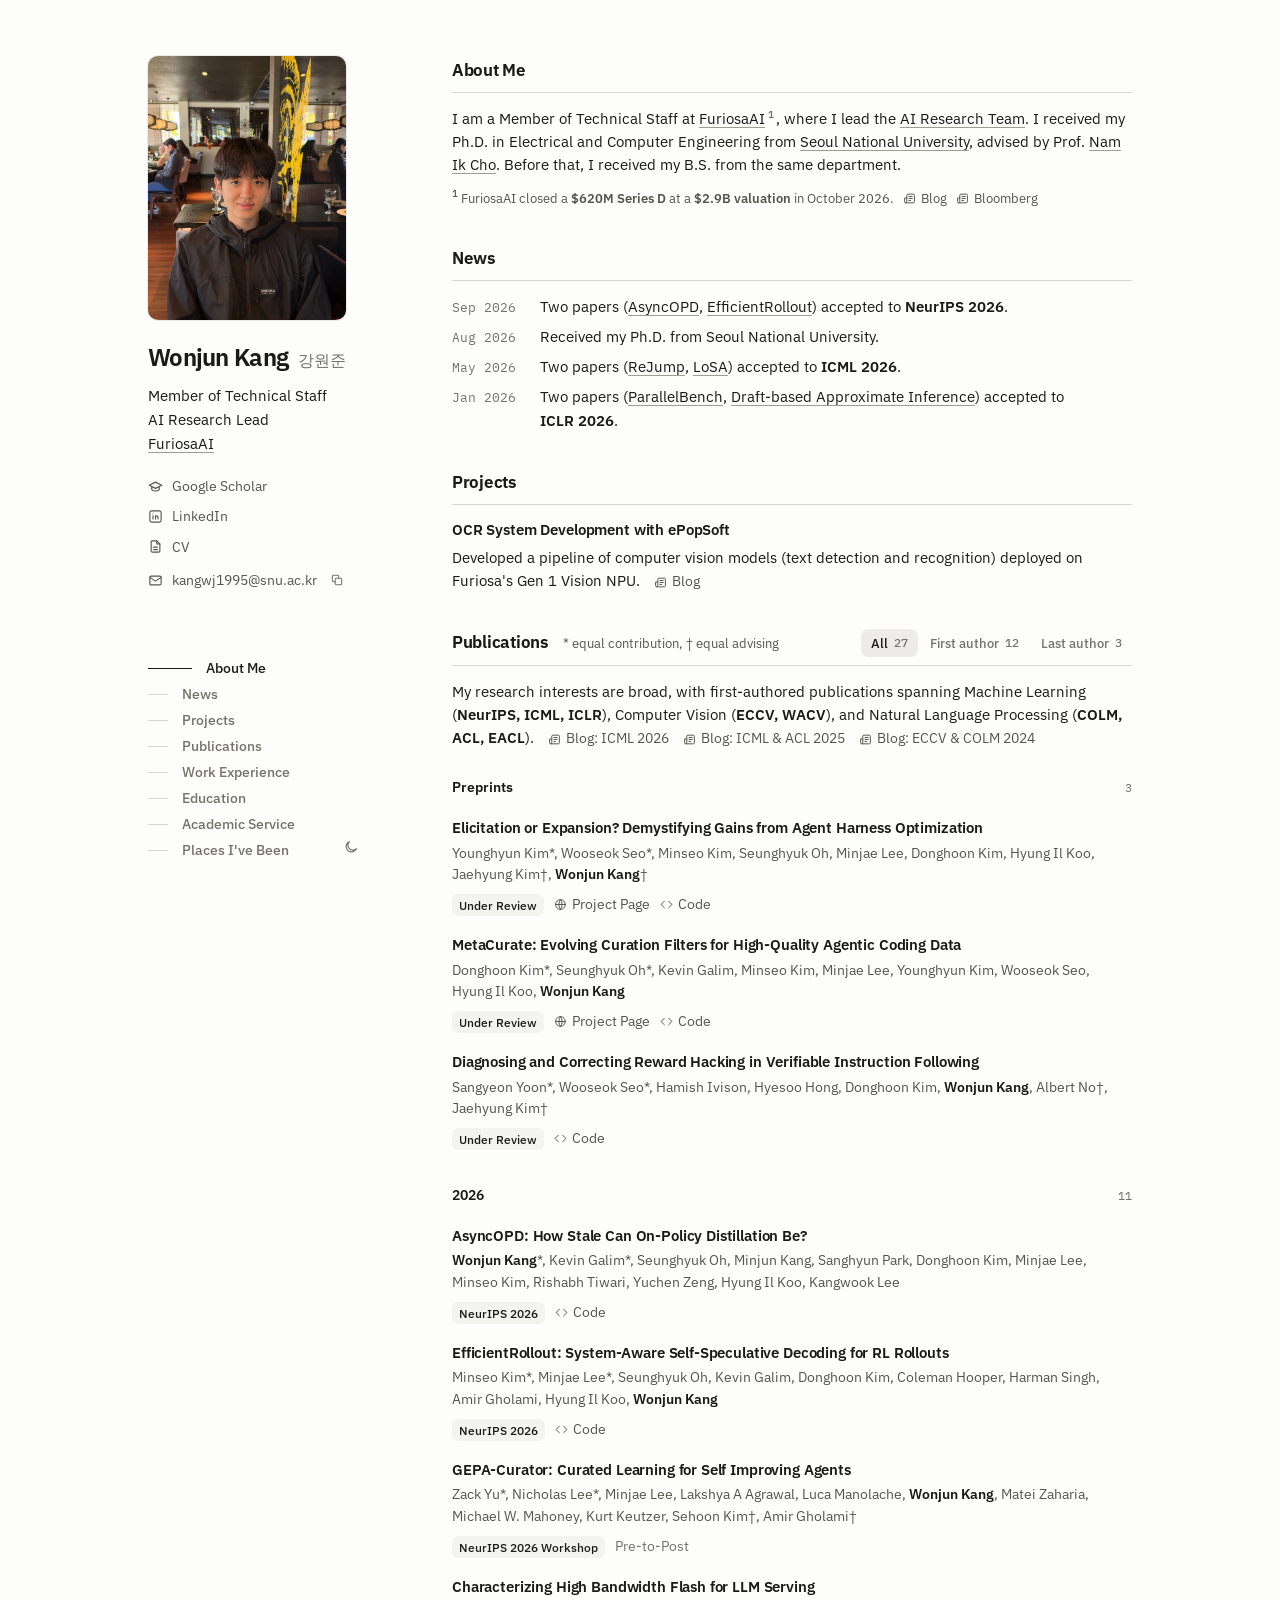
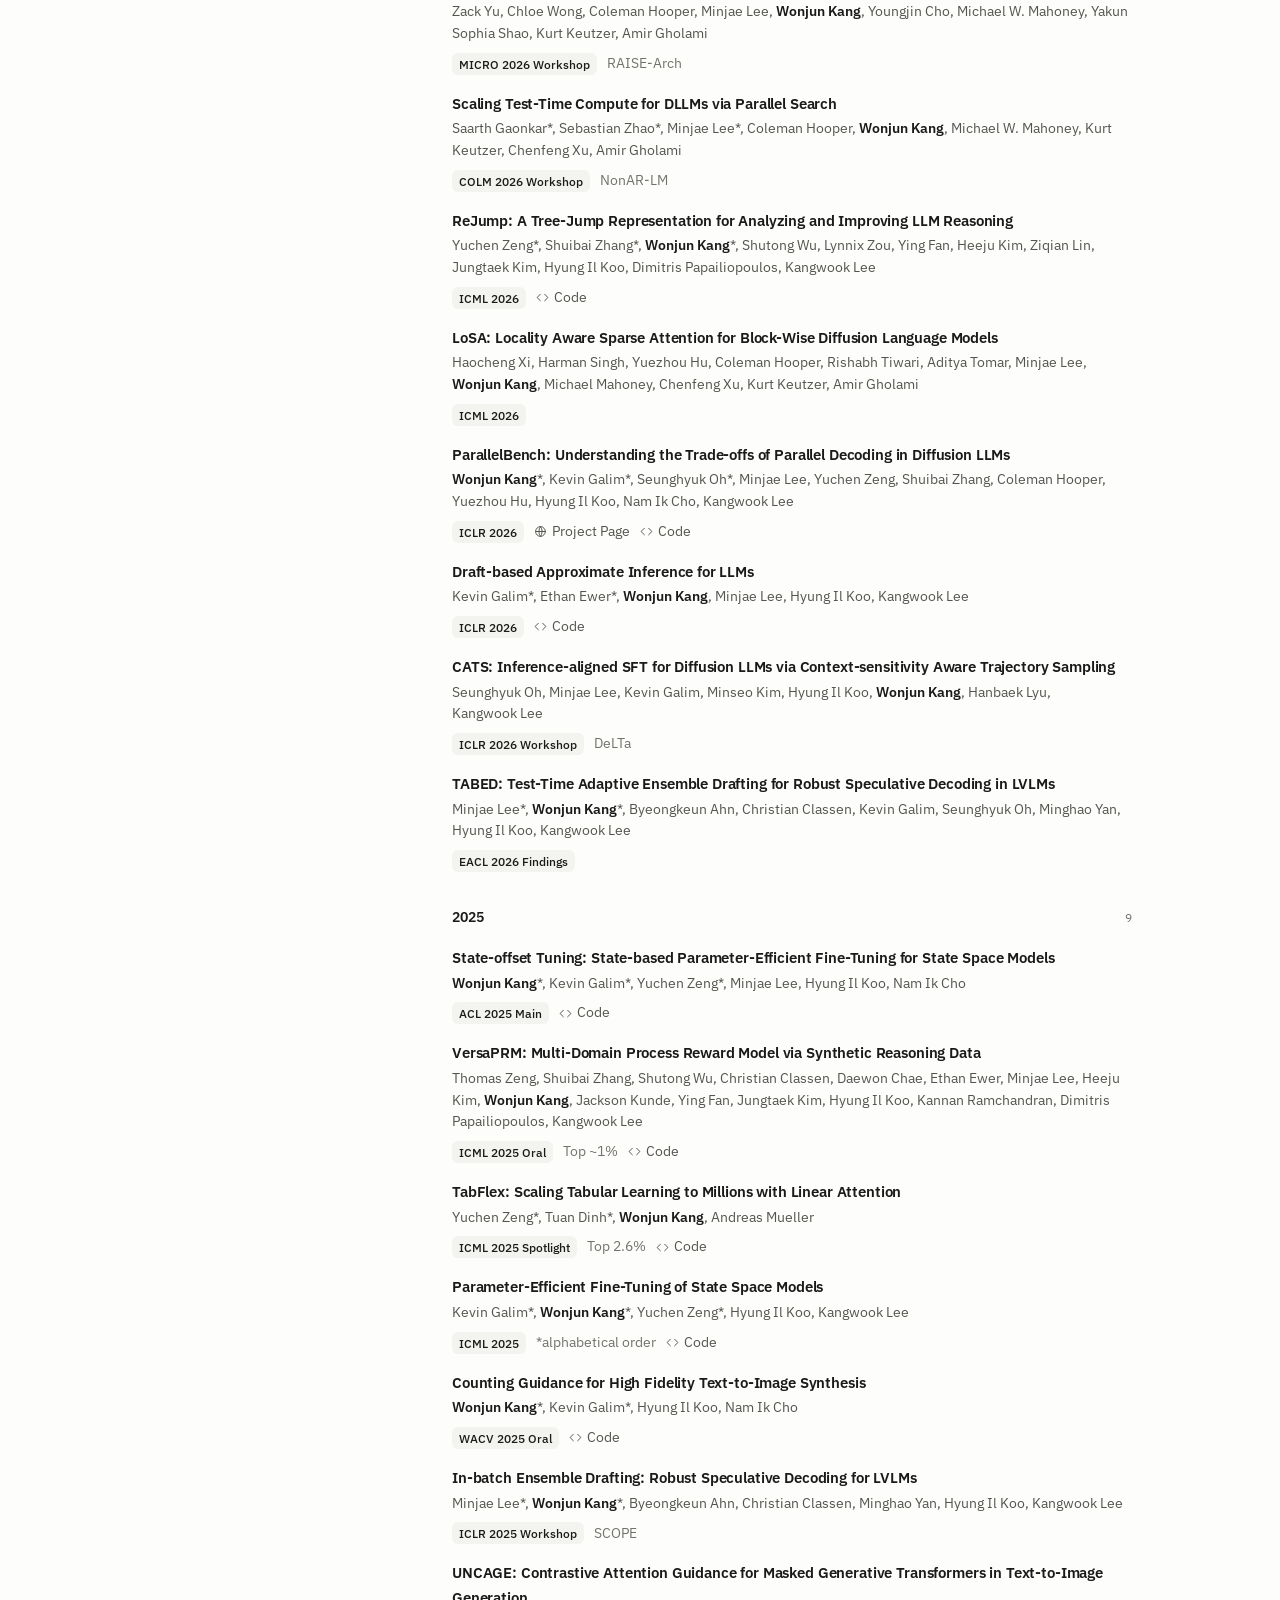
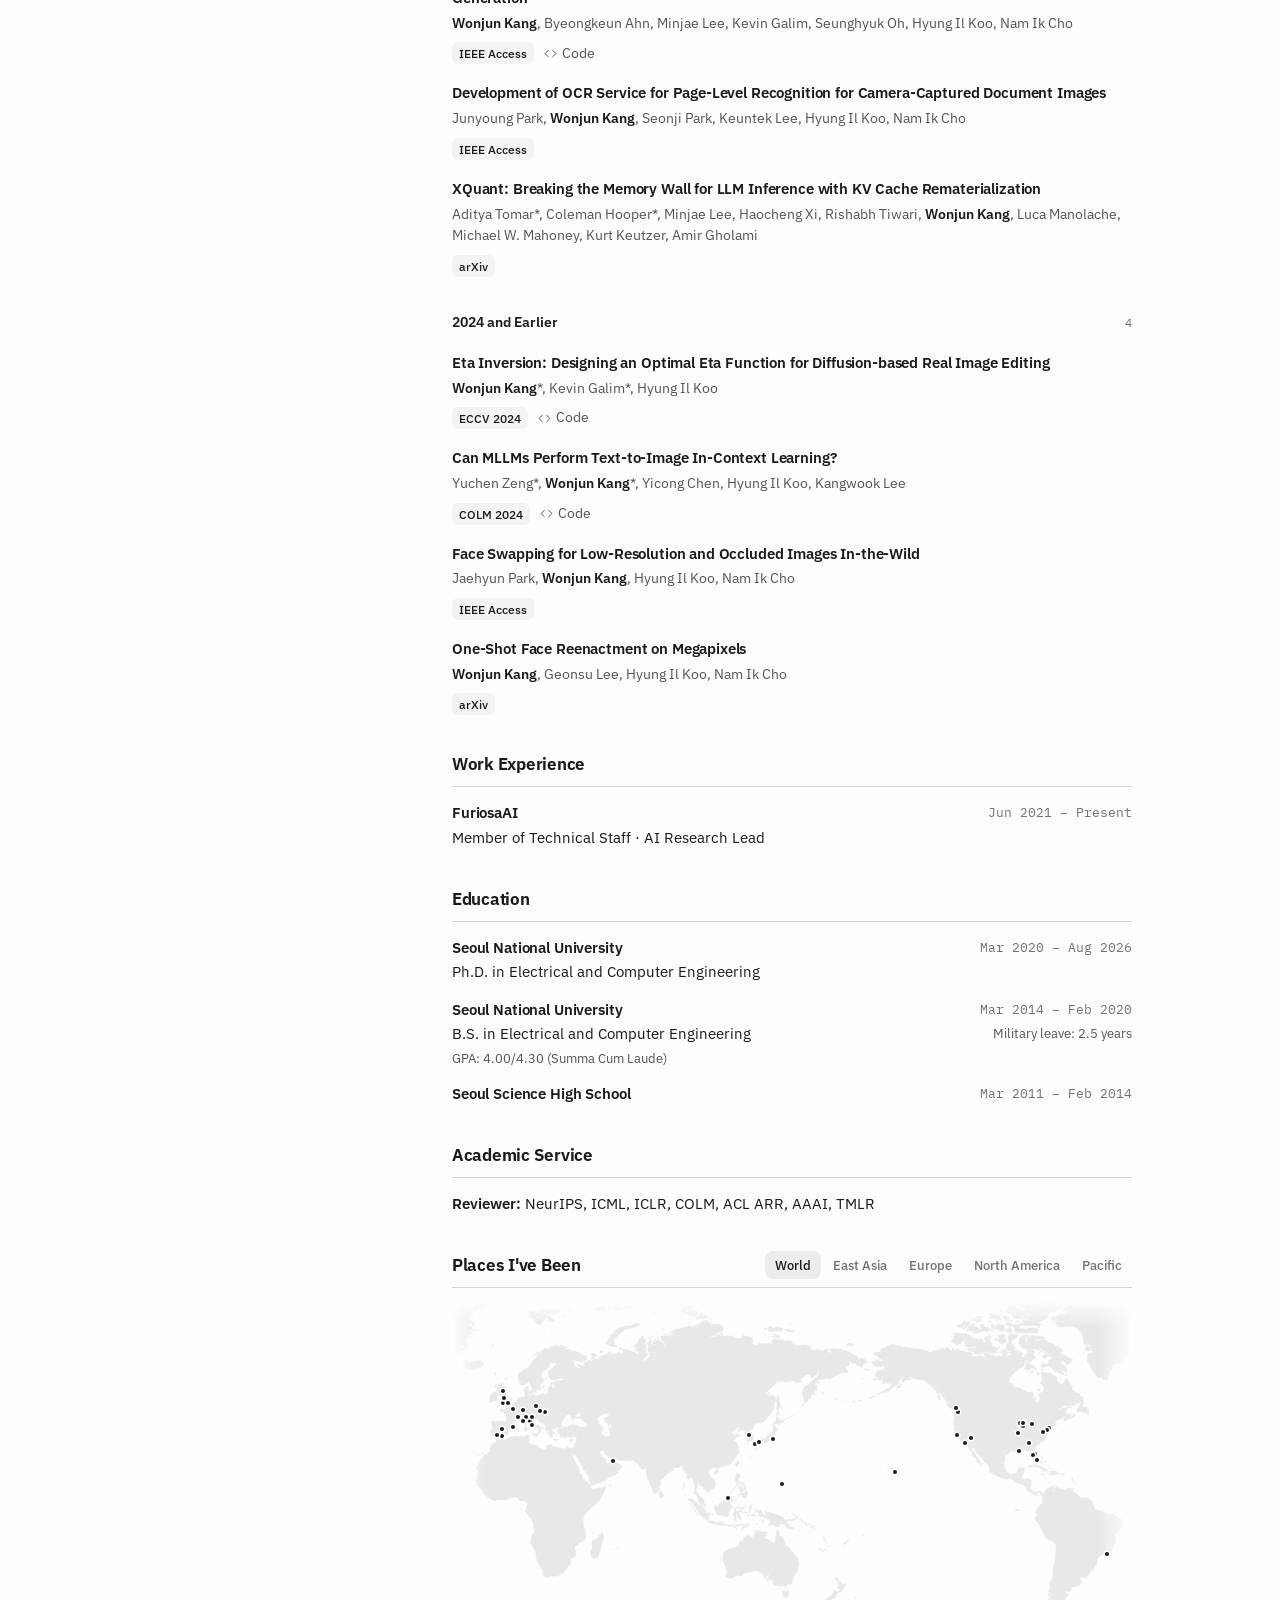
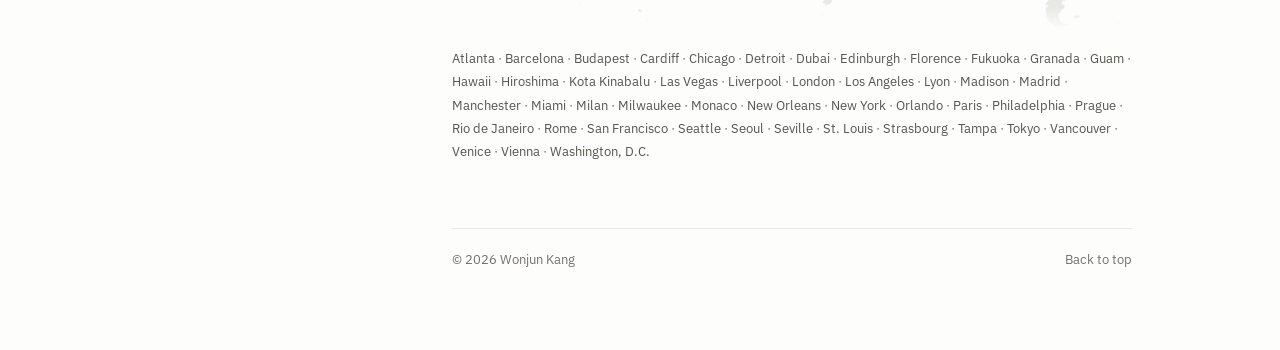
<file: index.html>
<!doctype html>
<html lang="en">
<head>
  <meta charset="utf-8">
  <meta name="viewport" content="width=device-width, initial-scale=1">
  <title>Wonjun Kang's Homepage</title>
  <!-- summary for search results and for the preview card shown when this address is shared -->
  <meta name="description" content="Member of Technical Staff and AI Research Lead at FuriosaAI. Ph.D. in Electrical and Computer Engineering from Seoul National University.">
  <link rel="canonical" href="https://wonjunn.github.io/">
  <meta property="og:type" content="website">
  <meta property="og:site_name" content="Wonjun Kang">
  <meta property="og:title" content="Wonjun Kang">
  <meta property="og:description" content="Member of Technical Staff and AI Research Lead at FuriosaAI. Ph.D. in Electrical and Computer Engineering from Seoul National University.">
  <meta property="og:url" content="https://wonjunn.github.io/">
  <meta property="og:image" content="https://wonjunn.github.io/images/wj_crop2.jpeg">
  <meta property="og:image:width" content="768">
  <meta property="og:image:height" content="1024">
  <meta property="og:image:alt" content="Portrait of Wonjun Kang">
  <meta property="og:locale" content="en_US">
  <meta name="twitter:card" content="summary">
  <meta name="twitter:title" content="Wonjun Kang">
  <meta name="twitter:description" content="Member of Technical Staff and AI Research Lead at FuriosaAI. Ph.D. in Electrical and Computer Engineering from Seoul National University.">
  <meta name="twitter:image" content="https://wonjunn.github.io/images/wj_crop2.jpeg">
  <!-- who this page is about, in the form search engines read (schema.org). nothing here is shown on the page;
       every value repeats the profile block and the summary above, so change them together -->
  <script type="application/ld+json">
  {
    "@context": "https://schema.org",
    "@type": "ProfilePage",
    "url": "https://wonjunn.github.io/",
    "mainEntity": {
      "@type": "Person",
      "name": "Wonjun Kang",
      "alternateName": "강원준",
      "url": "https://wonjunn.github.io/",
      "image": "https://wonjunn.github.io/images/wj_crop2.jpeg",
      "description": "Member of Technical Staff and AI Research Lead at FuriosaAI. Ph.D. in Electrical and Computer Engineering from Seoul National University.",
      "jobTitle": ["Member of Technical Staff", "AI Research Lead"],
      "worksFor": { "@type": "Organization", "name": "FuriosaAI", "url": "https://furiosa.ai/" },
      "alumniOf": { "@type": "CollegeOrUniversity", "name": "Seoul National University", "url": "https://www.snu.ac.kr/" },
      "sameAs": [
        "https://scholar.google.com/citations?hl=en&user=Q-ARWkwAAAAJ",
        "https://www.linkedin.com/in/wonjun-kang-43b181342/"
      ]
    }
  }
  </script>
  <link rel="icon" type="image/x-icon" href="favicon.ico">
  <script>
    (function () {
      var t = null;
      try { t = localStorage.getItem("theme"); } catch (e) {}
      if (t !== "light" && t !== "dark") t = matchMedia("(prefers-color-scheme: dark)").matches ? "dark" : "light";
      document.documentElement.dataset.theme = t;
    })();
  </script>
  <link rel="preconnect" href="https://fonts.googleapis.com">
  <link rel="preconnect" href="https://fonts.gstatic.com" crossorigin>
  <link href="https://fonts.googleapis.com/css2?family=IBM+Plex+Sans:wght@400..700&family=IBM+Plex+Mono&display=swap" rel="stylesheet">
  <style>
    :root {
      --bg: #fdfdfc;
      --surface: #f3f3f0;
      --pick: #edece8;
      --line: #e9e8e5;
      --line-2: #d6d5d0;
      --link-line: #9d9c95;   /* the underline of a link in the text: 2.7 to 1 against the page (3.2 until 2026-11-18; not below about 2.3, it is the only sign of a link) */
      --text: #1a1a18;
      --text-2: #55554f;
      --text-3: #73726b;
      --sel: #e4e2da;
      --hover: #f8f8f6;
      --chip-hover: #eae9e5;
      --photo-line: #e9e8e5;
      --pad: 64px;   /* above the first line on tall windows; 88px in the design before this one, where sections were 72px apart */
      --ph: 264px;
      color-scheme: light;
    }
    @media (prefers-color-scheme: dark) {
      :root:not([data-theme="light"]) {
        --bg: #1b1b1a;
        --surface: #262624;
        --pick: #2a2a28;
        --line: #31312e;
        --line-2: #434240;
        --link-line: #605f5a;
        --text: #ededea;
        --text-2: #b4b3ac;
        --text-3: #8e8d85;
        --sel: #42413b;
        --hover: #20201f;
        --chip-hover: #32322f;
        --photo-line: #434240;
        color-scheme: dark;
      }
    }
    :root[data-theme="dark"] {
      --bg: #1b1b1a;
      --surface: #262624;
      --pick: #2a2a28;
      --line: #31312e;
      --line-2: #434240;
      --link-line: #605f5a;
      --text: #ededea;
      --text-2: #b4b3ac;
      --text-3: #8e8d85;
      --sel: #42413b;
      --hover: #20201f;
      --chip-hover: #32322f;
      --photo-line: #434240;
      color-scheme: dark;
    }

    * { box-sizing: border-box; }
    [hidden] { display: none !important; }
    html { scroll-behavior: smooth; -webkit-text-size-adjust: 100%; }
    body {
      margin: 0;
      background: var(--bg);
      color: var(--text);
      font: 15.5px/1.6 "IBM Plex Sans", system-ui, -apple-system, "Apple SD Gothic Neo", sans-serif;
      /* the sizes on this page were set in Geist, whose x-height is 0.53 of the font size. IBM Plex Sans is 0.516, so this
         shows it 2.7% larger and every size looks as large as before; the fallback font is matched the same way
         while the web font is loading */
      font-size-adjust: 0.53;
      -webkit-font-smoothing: antialiased;
      text-rendering: optimizeLegibility;
    }
    ::selection { background: var(--sel); }
    a { color: inherit; text-decoration: none; }
    p { text-wrap: pretty; }
    button { font: inherit; color: inherit; }
    :focus-visible { outline: 2px solid var(--text); outline-offset: 3px; border-radius: 4px; }
    .icon { width: 14px; height: 14px; fill: none; stroke: currentColor; stroke-width: 1.8; stroke-linecap: round; stroke-linejoin: round; flex: none; }
    .u {
      color: var(--text);
      text-decoration: underline;
      text-decoration-color: var(--link-line);
      text-decoration-thickness: 1px;
      text-underline-offset: 3px;
      transition: text-decoration-color .15s;
    }
    .u:hover { text-decoration-color: currentColor; }
    /* links with an icon (Code, Project Page, Blog, the sources of the footnote) are as dark as the authors line:
       something that can be pressed should not be the faintest thing in its row. dates stay in the lighter gray */
    .plink { display: inline-flex; align-items: center; gap: 5px; color: var(--text-2); transition: color .15s; }
    .plink:hover { color: var(--text); }
    .plink .icon { width: 13px; height: 13px; }

    /* layout */
    /* the left column is as wide as what is in it needs: the widest line, the email with its copy button, is 210px, and
       10px are left over in case a fallback font draws it wider. it was 280px, which left a band of 154px between the two
       columns' contents (94px now). the page's maximum width shrank by the same 60px, because the columns are pushed to
       the two edges and the freed width would only widen the gap */
    .page { display: grid; grid-template-columns: 220px minmax(0, 680px); justify-content: space-between; column-gap: 64px; max-width: 1080px; margin: 0 auto; padding: 0 48px; }
    .panel { position: sticky; top: 0; height: 100vh; height: 100dvh; padding: var(--pad) 0 56px; display: flex; flex-direction: column; }
    .main { padding: var(--pad) 0 80px; min-width: 0; }

    /* identity panel */
    /* the whole 3:4 photo, same framing as before; --ph is its height. the corners scale with it (10px at full size, the same as the hover background of a paper; 20px in the design before this one),
       and the outline is a step stronger in dark mode, where the dark jacket would otherwise merge with the page */
    .avatar { width: calc(var(--ph) * .75); height: var(--ph); border-radius: calc(var(--ph) * .0379); overflow: hidden; background: var(--surface); box-shadow: 0 0 0 1px var(--photo-line); flex: none; }
    .avatar img { display: block; width: 100%; height: 100%; object-fit: cover; }
    /* the name is 24px (26px in the design before this one): the running text went from about 15.5px to 14.5px, and this keeps the
       name at the same 1.65 times the text that it had before */
    h1 { margin: 24px 0 0; font-size: 24px; line-height: 1.12; font-weight: 650; letter-spacing: -.03em; }
    /* the Korean name is drawn by the system's Korean font, which the change of typeface does not touch, so it keeps its own size */
    h1 .ko { margin-left: 10px; font-size: 15.5px; font-size-adjust: none; font-weight: 450; letter-spacing: 0; color: var(--text-3); }
    /* the role says who this is, like the same words under Work Experience, so it is in the ink color; the links and the menu below stay gray */
    .role { margin: 12px 0 0; font-size: 15px; line-height: 1.6; color: var(--text); }
    .role a { color: var(--text); }
    .role-dot { display: none; }
    .nav { display: flex; flex-direction: column; }
    .nav a { display: flex; align-items: center; gap: 14px; height: 30px; width: max-content; font-size: 13.5px; font-weight: 500; color: var(--text-3); transition: color .2s; }
    .nav a::before { content: ""; width: 20px; height: 1px; background: var(--line-2); transition: width .2s, background .2s; }
    .nav a:hover, .nav a.on { color: var(--text); }
    .nav a:hover::before, .nav a.on::before { width: 44px; background: var(--text); }
    /* the menu sits at the bottom of the column, but never more than 100px below the profile links: in a window
       taller than about 1000px the room left over goes under the menu. .panel-gap takes the free room first (up to
       68px, on top of the 32px of padding above the menu), the empty ::after takes the rest */
    .panel-gap { flex: 1000 1 0; max-height: 68px; }
    .panel::after { content: ""; flex: 1 1 0; }
    .panel-foot { display: flex; align-items: flex-end; justify-content: space-between; gap: 16px; padding-top: 32px; }
    .links { list-style: none; margin: 20px 0 0; padding: 0; display: grid; gap: 8px; font-size: 14px; }
    .links li { display: flex; align-items: center; gap: 6px; }
    .links a { display: inline-flex; align-items: center; gap: 9px; color: var(--text-2); transition: color .15s; }
    .links a:hover { color: var(--text); }
    .links a .icon { width: 15px; height: 15px; color: var(--text-2); transition: color .15s; }
    .links a:hover .icon { color: var(--text); }
    .ghost { width: 28px; height: 28px; display: grid; place-items: center; border: 0; border-radius: 8px; background: none; color: var(--text-3); cursor: pointer; transition: background .15s, color .15s; }
    .ghost:hover { background: var(--surface); color: var(--text); }
    .ghost .icon { width: 14px; height: 14px; }
    #theme { width: 34px; height: 34px; border-radius: 10px; }
    #theme .icon { width: 16px; height: 16px; }
    #theme .sun { display: none; }
    [data-theme="dark"] #theme .sun { display: block; }
    [data-theme="dark"] #theme .moon { display: none; }

    /* top bar with section links; only used in the one-column layout, where the side menu is hidden */
    .mnav { display: none; }

    /* sections */
    .sec { scroll-margin-top: var(--pad); }
    /* 40px between the boxes puts 45px between a section's last line of text and the next heading's text (about two
       lines of running text). the one-column layout has 36px, which shows as about 41px */
    .sec + .sec { margin-top: 36px; }   /* about 41px from a section's last line to the next heading (45px until 2026-11-19); the year groups went down by the same 4px, so a section break stays wider than a year break */
    /* a light rule under each section heading marks where a section starts, so the sections can sit closer than
       when space alone had to separate them */
    .sec-h { display: flex; flex-wrap: wrap; align-items: center; justify-content: space-between; gap: 8px 16px; min-height: 37px; margin: 0 0 14px; padding-bottom: 8px; border-bottom: 1px solid var(--line-2); }
    h2 { margin: 0; font-size: 17px; line-height: 1.3; font-weight: 650; letter-spacing: -.015em; color: var(--text); }
    /* all running text (this paragraph, News, the introduction above the papers, the lines under a project or an entry,
       the reviewer line) is 14.5px, half a pixel below the 15px bold titles. the design before this one had 16, 15 and 14.5px here */
    .about { margin: 0; font-size: 14.5px; line-height: 1.6; color: var(--text); }
    sup.fn { font-size: .68em; line-height: 0; margin-left: 1px; }
    sup.fn a { padding: 0 2px; color: var(--text-3); font-weight: 600; }
    sup.fn a:hover { color: var(--text); }
    /* the footnote is set apart by its size, not by faintness: smaller than the text (12.5px against 14.5px) and in one
       tone, the same as the authors line and the links (it was 13.5px in the lightest gray, with darker bold and links) */
    .note { margin: 12px 0 0; font-size: 12.5px; line-height: 1.55; color: var(--text-2); border-radius: 6px; }
    .note .n { margin-right: 3px; font-size: .76em; line-height: 0; vertical-align: super; font-weight: 500; }
    .note b { font-weight: 600; }
    /* icon links that follow a sentence inside its paragraph: the sources of the footnote, the blog posts after the
       introduction to the papers and after a project's description. they sit on the text's baseline, and the gap after
       the sentence is the same as between the links; as right margins, so a link that wraps starts flush left */
    .note .t { margin-right: 6px; }
    .note .plink { align-items: baseline; margin-right: 6px; }
    .intro .t, .item-d .t { margin-right: 10px; }
    .intro .plink, .item-d .plink { align-items: baseline; margin-right: 10px; font-size: 13.5px; }
    :is(.note, .intro, .item-d) .plink:last-child { margin-right: 0; }
    :is(.note, .intro, .item-d) .plink .icon { align-self: center; }
    .note.flash { animation: flash 1.2s ease-out; }
    @keyframes flash { 0%, 35% { background: var(--surface); box-shadow: 0 0 0 6px var(--surface); } 100% { background: transparent; box-shadow: 0 0 0 6px transparent; } }

    .news { list-style: none; margin: 0; padding: 0; display: grid; gap: 6px; }   /* 6px between one-line items (8px until 2026-11-19); where the date sits above the sentence it stays 8px */
    /* a date in the mono face is 64px wide; with the 16px column gap the sentence starts 24px after it (38px in the
       design before this one, which read as two separate columns). date and text sit on one baseline whatever their sizes */
    .news li { display: grid; align-items: baseline; grid-template-columns: 72px minmax(0, 1fr); column-gap: 16px; font-size: 14.5px; line-height: 1.6; color: var(--text); }
    /* dates, periods and counts are in the mono face of the same family, which sets them apart from the text as data.
       venue chips are not: they have their background for that, and mono text made them too wide */
    .news time, .cv .when, .grp-h .gc, .filter .c { font-family: "IBM Plex Mono", ui-monospace, "SF Mono", Menlo, monospace; }
    .venue { font-variant-numeric: tabular-nums; }
    .news time { font-size: 13px; line-height: 1.78; color: var(--text-3); font-variant-numeric: tabular-nums; }
    .news b { font-weight: 600; color: var(--text); white-space: nowrap; }

    /* a title (paper, project, organization) is the size of the running text and told apart by weight alone, as in a
       bibliography (15px until 2026-11-19). the line heights keep each title's line as tall as it was */
    .item-t { margin: 0; font-size: 14.5px; line-height: 1.55; font-weight: 600; letter-spacing: -.01em; }
    .item-d { margin: 5px 0 0; font-size: 14.5px; line-height: 1.6; color: var(--text); }
    .item-m { display: flex; flex-wrap: wrap; align-items: center; gap: 4px 10px; margin: 8px 0 0; font-size: 13.5px; line-height: 1.6; color: var(--text-3); }

    /* publications */
    .filter { display: flex; gap: 2px; }
    .filter button { display: inline-flex; align-items: center; gap: 6px; height: 28px; padding: 0 10px; border: 0; border-radius: 8px; background: none; color: var(--text-3); font-size: 13px; font-weight: 500; cursor: pointer; transition: background .15s, color .15s; }
    .filter button:hover { color: var(--text); }
    /* the chosen button's background is --pick, about 1.16 to 1 against the page; with --surface (1.09 to 1) the choice
       showed only in the color of the label */
    .filter button[aria-checked="true"] { background: var(--pick); color: var(--text); }
    .filter .c { font-size: 11.5px; color: var(--text-3); font-variant-numeric: tabular-nums; }
    .intro { margin: 0; font-size: 14.5px; line-height: 1.6; color: var(--text); }
    .intro b { font-weight: 600; color: var(--text); }
    /* what the marks after authors' names mean sits beside the section's title, on the line of the filter that uses
       them (a co-first author counts as first author, equal advising as last author). title and legend share a baseline */
    .sec-t { display: flex; flex-wrap: wrap; align-items: baseline; gap: 2px 14px; }
    .legend { margin: 0; font-size: 12.5px; color: var(--text-2); }
    .grp { margin-top: 18px; }
    .grp-h {
      position: sticky; top: 0; z-index: 2;
      display: flex; align-items: baseline; justify-content: space-between;
      margin: 0 -12px; padding: 10px 12px;
      background: color-mix(in srgb, var(--bg) 86%, transparent);
      -webkit-backdrop-filter: blur(10px);
      backdrop-filter: blur(10px);
      font-size: 13.5px; line-height: 1.4; font-weight: 600; color: var(--text);
    }
    .grp-h .gc { font-size: 12px; font-weight: 400; color: var(--text-3); font-variant-numeric: tabular-nums; }
    .pubs { list-style: none; margin: 0; padding: 0; }
    /* every paper has 8px of padding under it, which would add to the space after the section; taking it back here
       works whichever paper is the last one shown by the filter */
    #list { margin-bottom: -9px; }
    .pub { margin: 0 -12px; padding: 8px 12px; border-radius: 10px; transition: background .15s; }   /* 8px above and below (10px until 2026-11-19); #list takes the last paper's padding back */
    /* the row under the pointer gets a faint background; nothing else about it changes, and touch screens skip it */
    @media (hover: hover) {
      .pub:hover { background: var(--hover); }
      .pub:hover .venue { background: var(--chip-hover); }
    }
    .p-title { font-size: 14.5px; line-height: 1.55; font-weight: 600; letter-spacing: -.01em; color: var(--text); text-decoration: underline; text-decoration-color: transparent; text-decoration-thickness: 1px; text-underline-offset: 3px; transition: text-decoration-color .15s; }
    .p-title:hover { text-decoration-color: var(--text-3); }
    /* authors are 13.5px, one pixel under the title as before the titles went to 14.5px, and the size of the links on the
       row below (14px until 2026-11-19). the line height keeps an authors line as tall as it was */
    .p-authors { margin: 3px 0 0; font-size: 13.5px; line-height: 1.6; color: var(--text-2); }   /* 3px: title to authors is then as far as authors to the row below (5px until 2026-11-19) */
    .p-authors b { font-weight: 600; color: var(--text); }
    /* linked co-author names look like the other names until the pointer is on them */
    .p-authors a { text-decoration: underline; text-decoration-color: transparent; text-decoration-thickness: 1px; text-underline-offset: 3px; transition: color .15s, text-decoration-color .15s; }
    .p-authors a:hover { color: var(--text); text-decoration-color: currentColor; }
    /* touch screens have no pointer to hover with, so linked names keep a faint underline there */
    @media (hover: none) {
      .p-authors a, .p-authors a:hover { color: inherit; text-decoration-color: var(--line-2); }
    }
    .venue { display: inline-flex; align-items: center; height: 22px; padding: 0 7px; border-radius: 6px; background: var(--surface); color: var(--text); font-size: 12px; line-height: 1; font-weight: 500; white-space: nowrap; transition: background .15s; }

    /* experience, education */
    .cv { list-style: none; margin: 0; padding: 0; display: grid; gap: 14px; }
    .cv li { display: grid; grid-template-columns: minmax(0, 1fr) auto; column-gap: 24px; }
    .cv .org { font-size: 14.5px; line-height: 1.6; font-weight: 600; letter-spacing: -.01em; }
    /* an organization's name is a link, but it is a title like a paper's: its underline shows only under the pointer.
       links inside sentences keep their underline */
    .cv .org .u { text-decoration-color: transparent; }
    .cv .org .u:hover { text-decoration-color: var(--text-3); }
    /* the period ends at the right edge even when the remark under it ("Military leave") is the wider of the two */
    .cv .when { justify-self: end; font-size: 13px; line-height: 1.79; color: var(--text-3); font-variant-numeric: tabular-nums; white-space: nowrap; }
    .cv .det { grid-column: 1; margin-top: 2px; font-size: 14.5px; line-height: 1.55; color: var(--text); }
    /* a remark about the period, right-aligned under it on the degree's line */
    .cv .when-note { grid-column: 2; grid-row: 2; justify-self: end; margin-top: 2px; font-size: 12.5px; line-height: 1.8; color: var(--text-2); white-space: nowrap; }
    .cv .sub { grid-column: 1; margin-top: 3px; font-size: 12.5px; line-height: 1.55; color: var(--text-2); }
    .svc { margin: 0; font-size: 14.5px; color: var(--text); }
    .svc b { font-weight: 600; color: var(--text); }

    .foot { display: flex; flex-wrap: wrap; justify-content: space-between; gap: 8px 16px; margin-top: 64px; padding-top: 20px; border-top: 1px solid var(--line); font-size: 13px; color: var(--text-3); }
    .foot a { transition: color .15s; }
    .foot a:hover { color: var(--text); }

    .toast {
      position: fixed; left: 50%; bottom: 28px; z-index: 50;
      display: flex; align-items: center; gap: 8px;
      padding: 9px 14px; border-radius: 10px;
      background: var(--text); color: var(--bg); font-size: 13.5px; font-weight: 500;
      transform: translate(-50%, 10px); opacity: 0; pointer-events: none;
      transition: opacity .2s, transform .2s;
    }
    .toast.show { opacity: 1; transform: translate(-50%, 0); }

    /* touch screens: the small links and buttons get a larger tap area from an invisible layer around them; nothing moves.
       each layer reaches at most halfway to the next link or button, so it never covers a neighbor */
    @media (pointer: coarse) {
      .plink, .links a, .filter button, #copy-email, .mnav a { position: relative; }
      .plink::after, .links a::after, .filter button::after, #copy-email::after, #theme::after, .mnav a::after { content: ""; position: absolute; }
      .plink::after { inset: -7px -5px -12px; }
      .intro .plink::after { inset: -1px -5px; }
      .note .plink::after { inset: -7px -4px -12px; }
      .links a::after { inset: -4px -3px -4px -8px; }
      #copy-email::after { inset: -3px -8px -6px -3px; }
      .filter button::after { inset: -8px -1px; }
      .mnav a::after { inset: -4px 0; }
      #theme::after { inset: -5px; }
    }
    /* the theme button is already positioned in one column; in two columns it needs to hold its own layer */
    @media (pointer: coarse) and (min-width: 1024px) {
      #theme { position: relative; }
    }

    /* the fixed column must fit the window: on shorter desktop windows the spacing tightens first, then the portrait shrinks */
    @media (min-width: 1024px) and (max-height: 973px) {
      :root { --pad: 56px; --ph: clamp(76px, 100vh - 625px, 264px); }
      .panel { padding-bottom: 36px; }
      .nav a { height: 26px; }
    }
    @media (min-width: 1024px) and (max-height: 705px) {
      .avatar { display: none; }
      h1 { margin-top: 0; }
    }
    @media (max-width: 1059px) and (min-width: 1024px) {
      .page { column-gap: 40px; padding: 0 32px; }
    }
    /* one column */
    @media (max-width: 1023px) {
      :root { --pad: 24px; --ph: 234px; }
      .page { display: block; max-width: 728px; padding: 0 24px; }
      /* in one column the profile block is centered, as on the live site; the sections below stay left-aligned */
      .panel { position: relative; height: auto; display: block; padding: 56px 0 0; text-align: center; }
      .avatar { margin: 0 auto; border-radius: 9px; }
      /* centered, three short lines look like a narrow stack, so the first two share a line */
      .role-dot { display: inline; }
      .role-br { display: none; }
      h1 { margin-top: 20px; }
      .nav { display: none; }
      /* the section bar slides in once the profile block has scrolled away */
      .mnav {
        display: block; position: fixed; top: 0; left: 0; right: 0; z-index: 20; height: 44px;
        background: color-mix(in srgb, var(--bg) 88%, transparent);
        -webkit-backdrop-filter: blur(10px);
        backdrop-filter: blur(10px);
        border-bottom: 1px solid var(--line);
        transform: translateY(-100%); visibility: hidden;
        transition: transform .2s ease, visibility 0s .2s;
      }
      .mnav.show { transform: none; visibility: visible; transition: transform .2s ease; }
      .mnav-in {
        display: flex; align-items: center; gap: 2px;
        max-width: 728px; height: 100%; margin: 0 auto; padding: 0 28px 0 16px;
        overflow-x: auto; scrollbar-width: none;
        -webkit-mask-image: linear-gradient(to right, transparent, #000 14px, #000 calc(100% - 28px), transparent);
        mask-image: linear-gradient(to right, transparent, #000 14px, #000 calc(100% - 28px), transparent);
      }
      .mnav-in::-webkit-scrollbar { display: none; }
      .mnav a { flex: none; padding: 6px 8px; border-radius: 8px; font-size: 13.5px; font-weight: 500; color: var(--text-3); white-space: nowrap; transition: color .15s; }
      .mnav a.on { color: var(--text); }
      .sec { scroll-margin-top: 60px; }
      .grp-h { top: 44px; }
      .panel-foot { display: block; margin: 0; padding: 0; }
      .panel-gap { display: none; }
      .panel::after { content: none; }
      .links { display: flex; flex-wrap: wrap; justify-content: center; gap: 6px 20px; }
      #theme { position: absolute; top: 20px; right: -6px; }
      .main { padding: 44px 0 56px; }
      .sec + .sec { margin-top: 36px; }
      .grp { margin-top: 22px; }   /* one column: sections and year groups as they were */
      .foot { margin-top: 52px; }
    }
    @media (max-width: 560px) {
      :root { --ph: 219px; }
      .page { padding: 0 20px; }
      .mnav-in { padding-left: 12px; }
      .panel { padding-top: 44px; }
      #theme { top: 12px; }
      h1 { font-size: 23px; }
      .news { gap: 8px; }
      .news li { grid-template-columns: minmax(0, 1fr); }
      .news time { font-size: 12.5px; line-height: 1.6; }
      .filter { width: 100%; }
      .grp-h { margin: 0 -20px; padding: 10px 20px; }
      .cv li { grid-template-columns: minmax(0, 1fr); }
      .cv .when { justify-self: start; margin-top: 2px; font-size: 12.5px; order: 3; }
      .cv .when-note { grid-column: 1; grid-row: auto; justify-self: start; margin-top: 0; font-size: 12.5px; line-height: 1.6; order: 4; }
    }
    @media (max-width: 359px) {
      .role-dot { display: none; }
      .role-br { display: inline; }
    }
    @media (prefers-reduced-motion: reduce) {
      html { scroll-behavior: auto; }
      *, *::before, *::after { animation: none !important; transition: none !important; }
    }
    /* BEGIN map styles, written by _map/build.py from _map/cities.json; what is between this and the END comment is replaced on the next run */
    /* places: a quiet world map. coastlines only (no borders, no names), one gray. each city is a dot on the map and a name under it;
       pointing at or tapping either one shows that city's photo in a small card. regions with several cities have a closer view */
    /* the buttons end where the heading's rule ends, like the publication filter */
    .views { display: flex; gap: 2px; }
    .views button { display: inline-flex; align-items: center; height: 28px; padding: 0 10px; border: 0; border-radius: 8px; background: none; color: var(--text-3); font: inherit; font-size: 13px; font-weight: 500; cursor: pointer; transition: background .15s, color .15s; }
    .views button:hover { color: var(--text); }
    .views button[aria-checked="true"] { background: var(--pick); color: var(--text); }
    .mapbox { position: relative; margin: 4px 0 0; -webkit-tap-highlight-color: transparent; }
    /* the map moves inside this frame. the land's edges fade out so a closer view does not end in a hard cut;
       the dots sit outside that fade, so a city near the edge (Rio de Janeiro) keeps a full-strength dot */
    .mapclip { position: relative; overflow: hidden; }
    .mapfade {
      position: absolute; inset: 0; overflow: hidden;
      -webkit-mask-image: linear-gradient(to right, transparent, #000 5%, #000 95%, transparent), linear-gradient(to bottom, transparent, #000 7%, #000 93%, transparent);
      -webkit-mask-composite: source-in;
      mask-image: linear-gradient(to right, transparent, #000 5%, #000 95%, transparent), linear-gradient(to bottom, transparent, #000 7%, #000 93%, transparent);
      mask-composite: intersect;
    }
    .map { display: block; width: 100%; height: 100%; transform-origin: 0 0; transition: transform .6s cubic-bezier(.3, 0, .15, 1); }
    /* the hairline in the fill's own color closes the seam where two pieces of land meet at the date line */
    .map .land { fill: var(--line); stroke: var(--line); stroke-width: .6px; vector-effect: non-scaling-stroke; }
    /* a dot keeps its size at every view: only its position follows the map, with the same timing as the map's own move */
    /* 4px dots with a 1.5px ring in the page's color (5px and 2px until 2026-11-17): cities a little over 4px apart on the
       world map, such as Seattle and Vancouver, show as two dots */
    .pin { position: absolute; width: 4px; height: 4px; margin: -2px 0 0 -2px; border-radius: 50%; background: var(--text); box-shadow: 0 0 0 1.5px var(--bg); pointer-events: none; transition: left .6s cubic-bezier(.3, 0, .15, 1), top .6s cubic-bezier(.3, 0, .15, 1), transform .15s; }
    .pin.on { z-index: 2; transform: scale(1.9); }
    .pin.out { visibility: hidden; }
    .pcard { position: absolute; z-index: 3; width: 196px; margin: 0; padding: 6px 6px 8px; border-radius: 14px; background: var(--bg); box-shadow: 0 0 0 1px var(--line-2), 0 10px 30px rgba(0, 0, 0, .1); pointer-events: none; opacity: 0; visibility: hidden; transform: translateY(-4px); transition: opacity .15s, transform .15s, visibility .15s; }
    .pcard.up { transform: translateY(4px); }
    .pcard.show { opacity: 1; visibility: visible; transform: none; }
    /* an upright photo gets a narrower card, so the card is not much taller than a wide one */
    .pcard.tall { width: 168px; }
    .pc-photo { position: relative; aspect-ratio: var(--shape, 1.5); border-radius: 9px; overflow: hidden; background: var(--surface); }
    .pc-photo img { position: absolute; inset: 0; display: block; width: 100%; height: 100%; object-fit: cover; opacity: 0; transition: opacity .2s; }
    .pc-photo img.ready { opacity: 1; }
    /* the name and its note each stay in one piece; when both do not fit on a line, the whole note moves to the next */
    .pcard figcaption { display: flex; flex-wrap: wrap; column-gap: 6px; margin: 7px 4px 0; font-size: 12.5px; line-height: 1.35; font-weight: 500; color: var(--text); }
    .pc-name, .pc-note { white-space: nowrap; }
    .pc-note { font-weight: 400; color: var(--text-3); }
    /* the flag of the city's country, right after its name. the hairline keeps a white stripe from dissolving into the card.
       the flag is fetched the first time a card needs it and fades in when it has arrived */
    .pc-name .flag { display: inline-block; width: 1.04em; height: .78em; margin-left: .4em; vertical-align: -.03em; border-radius: 2px; box-shadow: 0 0 0 1px var(--line-2); opacity: 0; transition: opacity .15s; }
    .pc-name .flag.ready { opacity: 1; }
    /* the names are 13px, the size of the view buttons above the map (13.5px until 2026-11-18, when the user asked for them a step smaller) */
    .places { margin: 16px 0 0; font-size: 13px; line-height: 1.8; color: var(--text-3); }
    .places .pi { white-space: nowrap; }
    /* in a region's view only that view's names are listed, like the publication filter; the script keeps the list as
       tall as it is with every name, so choosing a view does not move the map (this is the last section of the page) */
    .places .pi.gone { display: none; }
    .places .pi:last-child .sep, .places .pi.last .sep { display: none; }
    .pname { all: unset; cursor: pointer; color: var(--text-2); border-radius: 4px; text-decoration: underline; text-decoration-color: transparent; text-decoration-thickness: 1px; text-underline-offset: 3px; transition: color .15s, text-decoration-color .15s; -webkit-tap-highlight-color: transparent; }
    .pname.on { color: var(--text); text-decoration-color: currentColor; }
    .pname:focus-visible { outline: 2px solid var(--text); outline-offset: 2px; }
    @media (pointer: coarse) {
      .places { line-height: 2.3; }
      .views button { position: relative; }
      .views button::after { content: ""; position: absolute; inset: -8px -1px; }
    }
    @media (max-width: 560px) {
      .views { width: 100%; flex-wrap: wrap; }
    }
    /* END map styles */
  </style>
  <!-- without scripts the paper list still shows in full; the filter cannot work then, so it is left out -->
  <noscript><style>.filter, .views { display: none; }</style></noscript>
</head>
<body>
  <svg width="0" height="0" style="position: absolute" aria-hidden="true">
    <symbol id="i-news" viewBox="0 0 24 24"><path d="M5 20h14a2 2 0 0 0 2-2V6a2 2 0 0 0-2-2H9a2 2 0 0 0-2 2v12a2 2 0 0 1-4 0v-7h4"/><path d="M11 8.3h6M11 12h6M11 15.7h3"/></symbol>
    <symbol id="i-scholar" viewBox="0 0 24 24"><path d="M22 10 12 5 2 10l10 5 10-5z"/><path d="M6 12v5c3 3 9 3 12 0v-5"/></symbol>
    <symbol id="i-in" viewBox="0 0 24 24"><rect x="3" y="3" width="18" height="18" rx="3"/><path d="M8 11v5M8 8v.01M12 16v-5M16 16v-3a2 2 0 0 0-4 0"/></symbol>
    <symbol id="i-cv" viewBox="0 0 24 24"><path d="M14 3H7a2 2 0 0 0-2 2v14a2 2 0 0 0 2 2h10a2 2 0 0 0 2-2V8z"/><path d="M14 3v5h5M9 13h6M9 17h6"/></symbol>
    <symbol id="i-mail" viewBox="0 0 24 24"><rect x="3" y="5" width="18" height="14" rx="2"/><path d="m3 7 9 6 9-6"/></symbol>
    <symbol id="i-code" viewBox="0 0 24 24"><path d="m16 18 6-6-6-6M8 6l-6 6 6 6"/></symbol>
    <symbol id="i-globe" viewBox="0 0 24 24"><circle cx="12" cy="12" r="9"/><path d="M3 12h18M12 3a14 14 0 0 1 0 18M12 3a14 14 0 0 0 0 18"/></symbol>
    <symbol id="i-copy" viewBox="0 0 24 24"><rect x="9" y="9" width="11" height="11" rx="2"/><path d="M15 9V6a2 2 0 0 0-2-2H6a2 2 0 0 0-2 2v7a2 2 0 0 0 2 2h3"/></symbol>
    <symbol id="i-check" viewBox="0 0 24 24"><path d="m5 12.5 4.5 4.5L19 7.5"/></symbol>
    <symbol id="i-moon" viewBox="0 0 24 24"><path d="M20 14.5A8 8 0 1 1 9.5 4a6.5 6.5 0 0 0 10.5 10.5z"/></symbol>
    <symbol id="i-sun" viewBox="0 0 24 24"><circle cx="12" cy="12" r="4"/><path d="M12 2v2M12 20v2M4.9 4.9l1.4 1.4M17.7 17.7l1.4 1.4M2 12h2M20 12h2M4.9 19.1l1.4-1.4M17.7 6.3l1.4-1.4"/></symbol>
  </svg>

  <nav class="mnav" id="mnav" aria-label="Sections">
    <div class="mnav-in">
      <a href="#about" data-sec="about">About Me</a>
      <a href="#news" data-sec="news">News</a>
      <a href="#projects" data-sec="projects">Projects</a>
      <a href="#publications" data-sec="publications">Publications</a>
      <a href="#experience" data-sec="experience">Work Experience</a>
      <a href="#education" data-sec="education">Education</a>
      <a href="#service" data-sec="service">Academic Service</a>
      <a href="#places" data-sec="places">Places I've Been</a>
    </div>
  </nav>

  <div class="page" id="top">
    <header class="panel">
      <div class="avatar"><img src="images/wj_crop2.jpeg" alt="Wonjun Kang" width="768" height="1024"></div>
      <h1>Wonjun Kang<span class="ko" lang="ko">강원준</span></h1>
      <p class="role">Member of Technical Staff<span class="role-dot"> &middot; </span><br class="role-br">AI Research Lead<br><a class="u" href="https://furiosa.ai/">FuriosaAI</a></p>

      <ul class="links">
        <li><a href="https://scholar.google.com/citations?hl=en&user=Q-ARWkwAAAAJ"><svg class="icon"><use href="#i-scholar"/></svg>Google Scholar</a></li>
        <li><a href="https://www.linkedin.com/in/wonjun-kang-43b181342/"><svg class="icon"><use href="#i-in"/></svg>LinkedIn</a></li>
        <li><a href="cv.pdf"><svg class="icon"><use href="#i-cv"/></svg>CV</a></li>
        <li><a href="mailto:kangwj1995@snu.ac.kr"><svg class="icon"><use href="#i-mail"/></svg>kangwj1995@snu.ac.kr</a><button class="ghost" id="copy-email" type="button" aria-label="Copy email address" title="Copy email address"><svg class="icon"><use href="#i-copy"/></svg></button></li>
      </ul>

      <div class="panel-gap"></div>
      <div class="panel-foot">
        <nav class="nav" aria-label="Sections">
          <a href="#about" data-sec="about">About Me</a>
          <a href="#news" data-sec="news">News</a>
          <a href="#projects" data-sec="projects">Projects</a>
          <a href="#publications" data-sec="publications">Publications</a>
          <a href="#experience" data-sec="experience">Work Experience</a>
          <a href="#education" data-sec="education">Education</a>
          <a href="#service" data-sec="service">Academic Service</a>
          <a href="#places" data-sec="places">Places I've Been</a>
        </nav>
        <button class="ghost" id="theme" type="button"><svg class="icon moon"><use href="#i-moon"/></svg><svg class="icon sun"><use href="#i-sun"/></svg></button>
      </div>
    </header>

    <main class="main">
      <section class="sec" id="about">
        <div class="sec-h"><h2>About Me</h2></div>
        <p class="about">I am a Member of Technical Staff at <a class="u" href="https://furiosa.ai/">FuriosaAI</a><sup class="fn"><a href="#note-1" id="fnref-1" aria-label="Note 1">1</a></sup>, where I lead the <a class="u" href="https://furiosa.ai/research">AI Research Team</a>.
          I received my Ph.D. in Electrical and Computer Engineering from <a class="u" href="https://www.snu.ac.kr/">Seoul National University</a>, advised by Prof. <a class="u" href="http://ispl.snu.ac.kr/">Nam Ik Cho</a>.
          Before that, I received my B.S. from the same department.</p>
        <p class="note" id="note-1"><sup class="n">1</sup><span class="t">FuriosaAI closed a <b>$620M Series D</b> at a <b>$2.9B valuation</b> in October 2026.</span> <a class="plink" href="https://furiosa.ai/blog/furiosaai-620-million-series-d"><svg class="icon"><use href="#i-news"/></svg>Blog</a> <a class="plink" href="https://www.bloomberg.com/news/articles/2026-10-28/furiosaai-quadruples-valuation-to-2-9-billion-in-nvidia-chase"><svg class="icon"><use href="#i-news"/></svg>Bloomberg</a></p>
      </section>

      <section class="sec" id="news">
        <div class="sec-h"><h2>News</h2></div>
        <ul class="news">
          <li><time>Sep 2026</time><span>Two papers (<a class="u" href="https://arxiv.org/abs/2606.24143">AsyncOPD</a>, <a class="u" href="https://arxiv.org/abs/2606.18967">EfficientRollout</a>) accepted to <b>NeurIPS 2026</b>.</span></li>
          <li><time>Aug 2026</time><span>Received my Ph.D. from Seoul National University.</span></li>
          <li><time>May 2026</time><span>Two papers (<a class="u" href="https://arxiv.org/abs/2512.00831">ReJump</a>, <a class="u" href="https://arxiv.org/abs/2604.12056">LoSA</a>) accepted to <b>ICML 2026</b>.</span></li>
          <li><time>Jan 2026</time><span>Two papers (<a class="u" href="https://arxiv.org/abs/2510.04767">ParallelBench</a>, <a class="u" href="https://arxiv.org/abs/2506.08373">Draft-based Approximate Inference</a>) accepted to <b>ICLR 2026</b>.</span></li>
        </ul>
      </section>

      <section class="sec" id="projects">
        <div class="sec-h"><h2>Projects</h2></div>
        <h3 class="item-t">OCR System Development with ePopSoft</h3>
        <p class="item-d"><span class="t">Developed a pipeline of computer vision models (text detection and recognition) deployed on Furiosa's Gen 1 Vision NPU.</span> <a class="plink" href="https://furiosa.ai/blog/koreas-most-popular-language-instruction-app-uses-warboy-to-translate-text-in-images-2"><svg class="icon"><use href="#i-news"/></svg>Blog</a></p>
      </section>

      <section class="sec" id="publications">
        <div class="sec-h">
          <div class="sec-t"><h2>Publications</h2><p class="legend">* equal contribution, &dagger; equal advising</p></div>
          <div class="filter" role="radiogroup" aria-label="Filter publications">
            <button type="button" role="radio" aria-checked="true" tabindex="0" data-f="all">All<span class="c"></span></button>
            <button type="button" role="radio" aria-checked="false" tabindex="-1" data-f="first">First author<span class="c"></span></button>
            <button type="button" role="radio" aria-checked="false" tabindex="-1" data-f="last">Last author<span class="c"></span></button>
          </div>
        </div>
        <p class="intro"><span class="t">My research interests are broad, with first-authored publications spanning Machine Learning (<b>NeurIPS, ICML, ICLR</b>), Computer Vision (<b>ECCV, WACV</b>), and Natural Language Processing (<b>COLM, ACL, EACL</b>).</span> <a class="plink" href="https://furiosa.ai/blog/furiosaai-at-icml-2026-advancing-full-stack-software-efficiency"><svg class="icon"><use href="#i-news"/></svg>Blog: ICML 2026</a> <a class="plink" href="https://furiosa.ai/blog/furiosa-presents-papers-about-improving-ai-performance-at-icml-2025-and-acl-2025"><svg class="icon"><use href="#i-news"/></svg>Blog: ICML &amp; ACL 2025</a> <a class="plink" href="https://furiosa.ai/blog/furiosaai-presents-papers-at-eccv-colm-conference-to-improve-ai-image-generation"><svg class="icon"><use href="#i-news"/></svg>Blog: ECCV &amp; COLM 2024</a></p>
        <div id="list">
          <!-- BEGIN paper list. Written by _pubs/build.py from _pubs/pubs.json and _pubs/authors.json: change those files and run the script; edits made here are overwritten. -->
          <section class="grp" aria-label="Preprints">
            <h3 class="grp-h">Preprints<span class="gc">3</span></h3>
            <ul class="pubs">
              <li class="pub" data-role="last">
                <a class="p-title" href="https://arxiv.org/abs/2610.27889">Elicitation or Expansion? Demystifying Gains from Agent Harness Optimization</a>
                <p class="p-authors"><a href="https://scholar.google.com/citations?hl=en&amp;user=Bk6pxR0AAAAJ">Younghyun Kim</a>*, <a href="https://just1nseo.github.io/">Wooseok Seo</a>*, <a href="https://minseokim.org/">Minseo Kim</a>, <a href="https://seunghyukoh.com/">Seunghyuk Oh</a>, <a href="https://mjbooo.github.io/">Minjae Lee</a>, <a href="https://scholar.google.com/citations?hl=en&amp;user=FKPOG1EAAAAJ">Donghoon Kim</a>, <a href="https://sites.google.com/view/ajoucvml/professor">Hyung Il Koo</a>, <a href="https://sites.google.com/view/jaehyungkim">Jaehyung Kim</a>&dagger;, <b>Wonjun Kang</b>&dagger;</p>
                <p class="item-m"><span class="venue">Under Review</span><a class="plink" href="https://furiosa-air.github.io/elicitation-or-expansion"><svg class="icon"><use href="#i-globe"/></svg>Project Page</a><a class="plink" href="https://github.com/furiosa-ai/elicitation-or-expansion"><svg class="icon"><use href="#i-code"/></svg>Code</a></p>
              </li>
              <li class="pub" data-role="last">
                <a class="p-title" href="https://arxiv.org/abs/2610.23134">MetaCurate: Evolving Curation Filters for High-Quality Agentic Coding Data</a>
                <p class="p-authors"><a href="https://scholar.google.com/citations?hl=en&amp;user=FKPOG1EAAAAJ">Donghoon Kim</a>*, <a href="https://seunghyukoh.com/">Seunghyuk Oh</a>*, <a href="https://kevingalim.com/">Kevin Galim</a>, <a href="https://minseokim.org/">Minseo Kim</a>, <a href="https://mjbooo.github.io/">Minjae Lee</a>, <a href="https://scholar.google.com/citations?hl=en&amp;user=Bk6pxR0AAAAJ">Younghyun Kim</a>, <a href="https://just1nseo.github.io/">Wooseok Seo</a>, <a href="https://sites.google.com/view/ajoucvml/professor">Hyung Il Koo</a>, <b>Wonjun Kang</b></p>
                <p class="item-m"><span class="venue">Under Review</span><a class="plink" href="https://furiosa-air.github.io/metacurate/"><svg class="icon"><use href="#i-globe"/></svg>Project Page</a><a class="plink" href="https://github.com/furiosa-ai/MetaCurate"><svg class="icon"><use href="#i-code"/></svg>Code</a></p>
              </li>
              <li class="pub" data-role="co">
                <a class="p-title" href="https://arxiv.org/abs/2610.19525">Diagnosing and Correcting Reward Hacking in Verifiable Instruction Following</a>
                <p class="p-authors"><a href="https://ssangyeon.github.io/">Sangyeon Yoon</a>*, <a href="https://just1nseo.github.io/">Wooseok Seo</a>*, <a href="https://ivison.id.au/">Hamish Ivison</a>, Hyesoo Hong, <a href="https://scholar.google.com/citations?hl=en&amp;user=FKPOG1EAAAAJ">Donghoon Kim</a>, <b>Wonjun Kang</b>, <a href="https://ai-isl.yonsei.ac.kr/albert-no.html">Albert No</a>&dagger;, <a href="https://sites.google.com/view/jaehyungkim">Jaehyung Kim</a>&dagger;</p>
                <p class="item-m"><span class="venue">Under Review</span><a class="plink" href="https://github.com/ssangyeon/CALIF"><svg class="icon"><use href="#i-code"/></svg>Code</a></p>
              </li>
            </ul>
          </section>
          <section class="grp" aria-label="2026">
            <h3 class="grp-h">2026<span class="gc">11</span></h3>
            <ul class="pubs">
              <li class="pub" data-role="first">
                <a class="p-title" href="https://arxiv.org/abs/2606.24143">AsyncOPD: How Stale Can On-Policy Distillation Be?</a>
                <p class="p-authors"><b>Wonjun Kang</b>*, <a href="https://kevingalim.com/">Kevin Galim</a>*, <a href="https://seunghyukoh.com/">Seunghyuk Oh</a>, Minjun Kang, Sanghyun Park, <a href="https://scholar.google.com/citations?hl=en&amp;user=FKPOG1EAAAAJ">Donghoon Kim</a>, <a href="https://mjbooo.github.io/">Minjae Lee</a>, <a href="https://minseokim.org/">Minseo Kim</a>, <a href="https://rishabhtiwari.org/">Rishabh Tiwari</a>, <a href="https://yzeng58.github.io/">Yuchen Zeng</a>, <a href="https://sites.google.com/view/ajoucvml/professor">Hyung Il Koo</a>, <a href="https://kangwooklee.com/">Kangwook Lee</a></p>
                <p class="item-m"><span class="venue">NeurIPS 2026</span><a class="plink" href="https://github.com/furiosa-ai/async-opd"><svg class="icon"><use href="#i-code"/></svg>Code</a></p>
              </li>
              <li class="pub" data-role="last">
                <a class="p-title" href="https://arxiv.org/abs/2606.18967">EfficientRollout: System-Aware Self-Speculative Decoding for RL Rollouts</a>
                <p class="p-authors"><a href="https://minseokim.org/">Minseo Kim</a>*, <a href="https://mjbooo.github.io/">Minjae Lee</a>*, <a href="https://seunghyukoh.com/">Seunghyuk Oh</a>, <a href="https://kevingalim.com/">Kevin Galim</a>, <a href="https://scholar.google.com/citations?hl=en&amp;user=FKPOG1EAAAAJ">Donghoon Kim</a>, <a href="https://colemanhooper.org/">Coleman Hooper</a>, <a href="https://harmandotpy.github.io/">Harman Singh</a>, <a href="https://amirgholami.org/">Amir Gholami</a>, <a href="https://sites.google.com/view/ajoucvml/professor">Hyung Il Koo</a>, <b>Wonjun Kang</b></p>
                <p class="item-m"><span class="venue">NeurIPS 2026</span><a class="plink" href="https://github.com/furiosa-ai/EfficientRollout"><svg class="icon"><use href="#i-code"/></svg>Code</a></p>
              </li>
              <li class="pub" data-role="co">
                <a class="p-title" href="https://arxiv.org/abs/2610.37651">GEPA-Curator: Curated Learning for Self Improving Agents</a>
                <p class="p-authors">Zack Yu*, Nicholas Lee*, <a href="https://mjbooo.github.io/">Minjae Lee</a>, <a href="https://lakshyaaagrawal.com/">Lakshya A Agrawal</a>, Luca Manolache, <b>Wonjun Kang</b>, <a href="https://people.eecs.berkeley.edu/~matei/">Matei Zaharia</a>, <a href="https://www.stat.berkeley.edu/~mmahoney/">Michael W. Mahoney</a>, <a href="https://www2.eecs.berkeley.edu/Faculty/Homepages/keutzer.html">Kurt Keutzer</a>, <a href="https://sehoonkim.org/">Sehoon Kim</a>&dagger;, <a href="https://amirgholami.org/">Amir Gholami</a>&dagger;</p>
                <p class="item-m"><span class="venue">NeurIPS 2026 Workshop</span><span class="p-note">Pre-to-Post</span></p>
              </li>
              <li class="pub" data-role="co">
                <a class="p-title" href="https://arxiv.org/abs/2609.39131">Characterizing High Bandwidth Flash for LLM Serving</a>
                <p class="p-authors">Zack Yu, Chloe Wong, <a href="https://colemanhooper.org/">Coleman Hooper</a>, <a href="https://mjbooo.github.io/">Minjae Lee</a>, <b>Wonjun Kang</b>, Youngjin Cho, <a href="https://www.stat.berkeley.edu/~mmahoney/">Michael W. Mahoney</a>, <a href="https://people.eecs.berkeley.edu/~ysshao/">Yakun Sophia Shao</a>, <a href="https://www2.eecs.berkeley.edu/Faculty/Homepages/keutzer.html">Kurt Keutzer</a>, <a href="https://amirgholami.org/">Amir Gholami</a></p>
                <p class="item-m"><span class="venue">MICRO 2026 Workshop</span><span class="p-note">RAISE-Arch</span></p>
              </li>
              <li class="pub" data-role="co">
                <a class="p-title" href="https://openreview.net/forum?id=b4EGkJZ5TP">Scaling Test-Time Compute for DLLMs via Parallel Search</a>
                <p class="p-authors">Saarth Gaonkar*, <a href="https://sebzhao.github.io/">Sebastian Zhao</a>*, <a href="https://mjbooo.github.io/">Minjae Lee</a>*, <a href="https://colemanhooper.org/">Coleman Hooper</a>, <b>Wonjun Kang</b>, <a href="https://www.stat.berkeley.edu/~mmahoney/">Michael W. Mahoney</a>, <a href="https://www2.eecs.berkeley.edu/Faculty/Homepages/keutzer.html">Kurt Keutzer</a>, <a href="https://chenfengx.com/">Chenfeng Xu</a>, <a href="https://amirgholami.org/">Amir Gholami</a></p>
                <p class="item-m"><span class="venue">COLM 2026 Workshop</span><span class="p-note">NonAR-LM</span></p>
              </li>
              <li class="pub" data-role="first">
                <a class="p-title" href="https://arxiv.org/abs/2512.00831">ReJump: A Tree-Jump Representation for Analyzing and Improving LLM Reasoning</a>
                <p class="p-authors"><a href="https://yzeng58.github.io/">Yuchen Zeng</a>*, <a href="https://zhangshuibai.github.io/">Shuibai Zhang</a>*, <b>Wonjun Kang</b>*, <a href="https://cychomatica.github.io/">Shutong Wu</a>, Lynnix Zou, <a href="https://yingfan-bot.github.io/">Ying Fan</a>, Heeju Kim, <a href="https://myhakureimu.github.io/">Ziqian Lin</a>, <a href="https://jungtaekkim.github.io/">Jungtaek Kim</a>, <a href="https://sites.google.com/view/ajoucvml/professor">Hyung Il Koo</a>, <a href="https://papail.io/">Dimitris Papailiopoulos</a>, <a href="https://kangwooklee.com/">Kangwook Lee</a></p>
                <p class="item-m"><span class="venue">ICML 2026</span><a class="plink" href="https://github.com/UW-Madison-Lee-Lab/ReJump"><svg class="icon"><use href="#i-code"/></svg>Code</a></p>
              </li>
              <li class="pub" data-role="co">
                <a class="p-title" href="https://arxiv.org/abs/2604.12056">LoSA: Locality Aware Sparse Attention for Block-Wise Diffusion Language Models</a>
                <p class="p-authors"><a href="https://haochengxi.github.io/">Haocheng Xi</a>, <a href="https://harmandotpy.github.io/">Harman Singh</a>, <a href="https://yuezhouhu.github.io/">Yuezhou Hu</a>, <a href="https://colemanhooper.org/">Coleman Hooper</a>, <a href="https://rishabhtiwari.org/">Rishabh Tiwari</a>, <a href="https://www.adityatomar.org/">Aditya Tomar</a>, <a href="https://mjbooo.github.io/">Minjae Lee</a>, <b>Wonjun Kang</b>, <a href="https://www.stat.berkeley.edu/~mmahoney/">Michael Mahoney</a>, <a href="https://chenfengx.com/">Chenfeng Xu</a>, <a href="https://www2.eecs.berkeley.edu/Faculty/Homepages/keutzer.html">Kurt Keutzer</a>, <a href="https://amirgholami.org/">Amir Gholami</a></p>
                <p class="item-m"><span class="venue">ICML 2026</span></p>
              </li>
              <li class="pub" data-role="first">
                <a class="p-title" href="https://arxiv.org/abs/2510.04767">ParallelBench: Understanding the Trade-offs of Parallel Decoding in Diffusion LLMs</a>
                <p class="p-authors"><b>Wonjun Kang</b>*, <a href="https://kevingalim.com/">Kevin Galim</a>*, <a href="https://seunghyukoh.com/">Seunghyuk Oh</a>*, <a href="https://mjbooo.github.io/">Minjae Lee</a>, <a href="https://yzeng58.github.io/">Yuchen Zeng</a>, <a href="https://zhangshuibai.github.io/">Shuibai Zhang</a>, <a href="https://colemanhooper.org/">Coleman Hooper</a>, <a href="https://yuezhouhu.github.io/">Yuezhou Hu</a>, <a href="https://sites.google.com/view/ajoucvml/professor">Hyung Il Koo</a>, <a href="http://ispl.snu.ac.kr/">Nam Ik Cho</a>, <a href="https://kangwooklee.com/">Kangwook Lee</a></p>
                <p class="item-m"><span class="venue">ICLR 2026</span><a class="plink" href="https://parallelbench.github.io"><svg class="icon"><use href="#i-globe"/></svg>Project Page</a><a class="plink" href="https://github.com/furiosa-ai/ParallelBench"><svg class="icon"><use href="#i-code"/></svg>Code</a></p>
              </li>
              <li class="pub" data-role="co">
                <a class="p-title" href="https://arxiv.org/abs/2506.08373">Draft-based Approximate Inference for LLMs</a>
                <p class="p-authors"><a href="https://kevingalim.com/">Kevin Galim</a>*, <a href="https://sites.google.com/wisc.edu/ethan-ewer/about">Ethan Ewer</a>*, <b>Wonjun Kang</b>, <a href="https://mjbooo.github.io/">Minjae Lee</a>, <a href="https://sites.google.com/view/ajoucvml/professor">Hyung Il Koo</a>, <a href="https://kangwooklee.com/">Kangwook Lee</a></p>
                <p class="item-m"><span class="venue">ICLR 2026</span><a class="plink" href="https://github.com/furiosa-ai/draft-based-approx-llm"><svg class="icon"><use href="#i-code"/></svg>Code</a></p>
              </li>
              <li class="pub" data-role="co">
                <a class="p-title" href="https://openreview.net/forum?id=RdMiEf9B0D">CATS: Inference-aligned SFT for Diffusion LLMs via Context-sensitivity Aware Trajectory Sampling</a>
                <p class="p-authors"><a href="https://seunghyukoh.com/">Seunghyuk Oh</a>, <a href="https://mjbooo.github.io/">Minjae Lee</a>, <a href="https://kevingalim.com/">Kevin Galim</a>, <a href="https://minseokim.org/">Minseo Kim</a>, <a href="https://sites.google.com/view/ajoucvml/professor">Hyung Il Koo</a>, <b>Wonjun Kang</b>, <a href="https://hanbaeklyu.com/">Hanbaek Lyu</a>, <a href="https://kangwooklee.com/">Kangwook Lee</a></p>
                <p class="item-m"><span class="venue">ICLR 2026 Workshop</span><span class="p-note">DeLTa</span></p>
              </li>
              <li class="pub" data-role="first">
                <a class="p-title" href="https://arxiv.org/abs/2601.20357">TABED: Test-Time Adaptive Ensemble Drafting for Robust Speculative Decoding in LVLMs</a>
                <p class="p-authors"><a href="https://mjbooo.github.io/">Minjae Lee</a>*, <b>Wonjun Kang</b>*, Byeongkeun Ahn, <a href="https://christian-egg.github.io/">Christian Classen</a>, <a href="https://kevingalim.com/">Kevin Galim</a>, <a href="https://seunghyukoh.com/">Seunghyuk Oh</a>, <a href="https://minghaoyan.netlify.app/">Minghao Yan</a>, <a href="https://sites.google.com/view/ajoucvml/professor">Hyung Il Koo</a>, <a href="https://kangwooklee.com/">Kangwook Lee</a></p>
                <p class="item-m"><span class="venue">EACL 2026 Findings</span></p>
              </li>
            </ul>
          </section>
          <section class="grp" aria-label="2025">
            <h3 class="grp-h">2025<span class="gc">9</span></h3>
            <ul class="pubs">
              <li class="pub" data-role="first">
                <a class="p-title" href="https://arxiv.org/abs/2503.03499">State-offset Tuning: State-based Parameter-Efficient Fine-Tuning for State Space Models</a>
                <p class="p-authors"><b>Wonjun Kang</b>*, <a href="https://kevingalim.com/">Kevin Galim</a>*, <a href="https://yzeng58.github.io/">Yuchen Zeng</a>*, <a href="https://mjbooo.github.io/">Minjae Lee</a>, <a href="https://sites.google.com/view/ajoucvml/professor">Hyung Il Koo</a>, <a href="http://ispl.snu.ac.kr/">Nam Ik Cho</a></p>
                <p class="item-m"><span class="venue">ACL 2025 Main</span><a class="plink" href="https://github.com/furiosa-ai/ssm-state-tuning"><svg class="icon"><use href="#i-code"/></svg>Code</a></p>
              </li>
              <li class="pub" data-role="co">
                <a class="p-title" href="https://arxiv.org/abs/2502.06737">VersaPRM: Multi-Domain Process Reward Model via Synthetic Reasoning Data</a>
                <p class="p-authors"><a href="https://thomaspzeng.com/">Thomas Zeng</a>, <a href="https://zhangshuibai.github.io/">Shuibai Zhang</a>, <a href="https://cychomatica.github.io/">Shutong Wu</a>, <a href="https://christian-egg.github.io/">Christian Classen</a>, <a href="https://daewon88.github.io/">Daewon Chae</a>, <a href="https://sites.google.com/wisc.edu/ethan-ewer/about">Ethan Ewer</a>, <a href="https://mjbooo.github.io/">Minjae Lee</a>, Heeju Kim, <b>Wonjun Kang</b>, <a href="https://www.jacksonkunde.com/">Jackson Kunde</a>, <a href="https://yingfan-bot.github.io/">Ying Fan</a>, <a href="https://jungtaekkim.github.io/">Jungtaek Kim</a>, <a href="https://sites.google.com/view/ajoucvml/professor">Hyung Il Koo</a>, <a href="https://people.eecs.berkeley.edu/~kannanr/">Kannan Ramchandran</a>, <a href="https://papail.io/">Dimitris Papailiopoulos</a>, <a href="https://kangwooklee.com/">Kangwook Lee</a></p>
                <p class="item-m"><span class="venue">ICML 2025 Oral</span><span class="p-note">Top ~1%</span><a class="plink" href="https://github.com/UW-Madison-Lee-Lab/VersaPRM"><svg class="icon"><use href="#i-code"/></svg>Code</a></p>
              </li>
              <li class="pub" data-role="co">
                <a class="p-title" href="https://arxiv.org/abs/2506.05584">TabFlex: Scaling Tabular Learning to Millions with Linear Attention</a>
                <p class="p-authors"><a href="https://yzeng58.github.io/">Yuchen Zeng</a>*, <a href="https://tuanqdinh.com/">Tuan Dinh</a>*, <b>Wonjun Kang</b>, <a href="https://amueller.github.io/">Andreas Mueller</a></p>
                <p class="item-m"><span class="venue">ICML 2025 Spotlight</span><span class="p-note">Top 2.6%</span><a class="plink" href="https://github.com/microsoft/ticl/tree/develop"><svg class="icon"><use href="#i-code"/></svg>Code</a></p>
              </li>
              <li class="pub" data-role="first">
                <a class="p-title" href="https://arxiv.org/abs/2410.09016">Parameter-Efficient Fine-Tuning of State Space Models</a>
                <p class="p-authors"><a href="https://kevingalim.com/">Kevin Galim</a>*, <b>Wonjun Kang</b>*, <a href="https://yzeng58.github.io/">Yuchen Zeng</a>*, <a href="https://sites.google.com/view/ajoucvml/professor">Hyung Il Koo</a>, <a href="https://kangwooklee.com/">Kangwook Lee</a></p>
                <p class="item-m"><span class="venue">ICML 2025</span><span class="p-note">*alphabetical order</span><a class="plink" href="https://github.com/furiosa-ai/ssm-peft"><svg class="icon"><use href="#i-code"/></svg>Code</a></p>
              </li>
              <li class="pub" data-role="first">
                <a class="p-title" href="https://arxiv.org/abs/2306.17567">Counting Guidance for High Fidelity Text-to-Image Synthesis</a>
                <p class="p-authors"><b>Wonjun Kang</b>*, <a href="https://kevingalim.com/">Kevin Galim</a>*, <a href="https://sites.google.com/view/ajoucvml/professor">Hyung Il Koo</a>, <a href="http://ispl.snu.ac.kr/">Nam Ik Cho</a></p>
                <p class="item-m"><span class="venue">WACV 2025 Oral</span><a class="plink" href="https://github.com/furiosa-ai/counting-guidance"><svg class="icon"><use href="#i-code"/></svg>Code</a></p>
              </li>
              <li class="pub" data-role="first">
                <a class="p-title" href="https://openreview.net/forum?id=ffDhpmwqdu">In-batch Ensemble Drafting: Robust Speculative Decoding for LVLMs</a>
                <p class="p-authors"><a href="https://mjbooo.github.io/">Minjae Lee</a>*, <b>Wonjun Kang</b>*, Byeongkeun Ahn, <a href="https://christian-egg.github.io/">Christian Classen</a>, <a href="https://minghaoyan.netlify.app/">Minghao Yan</a>, <a href="https://sites.google.com/view/ajoucvml/professor">Hyung Il Koo</a>, <a href="https://kangwooklee.com/">Kangwook Lee</a></p>
                <p class="item-m"><span class="venue">ICLR 2025 Workshop</span><span class="p-note">SCOPE</span></p>
              </li>
              <li class="pub" data-role="first">
                <a class="p-title" href="https://arxiv.org/abs/2508.05399">UNCAGE: Contrastive Attention Guidance for Masked Generative Transformers in Text-to-Image Generation</a>
                <p class="p-authors"><b>Wonjun Kang</b>, Byeongkeun Ahn, <a href="https://mjbooo.github.io/">Minjae Lee</a>, <a href="https://kevingalim.com/">Kevin Galim</a>, <a href="https://seunghyukoh.com/">Seunghyuk Oh</a>, <a href="https://sites.google.com/view/ajoucvml/professor">Hyung Il Koo</a>, <a href="http://ispl.snu.ac.kr/">Nam Ik Cho</a></p>
                <p class="item-m"><span class="venue">IEEE Access</span><a class="plink" href="https://github.com/furiosa-ai/uncage"><svg class="icon"><use href="#i-code"/></svg>Code</a></p>
              </li>
              <li class="pub" data-role="co">
                <a class="p-title" href="https://ieeexplore.ieee.org/document/11007558">Development of OCR Service for Page-Level Recognition for Camera-Captured Document Images</a>
                <p class="p-authors">Junyoung Park, <b>Wonjun Kang</b>, Seonji Park, Keuntek Lee, <a href="https://sites.google.com/view/ajoucvml/professor">Hyung Il Koo</a>, <a href="http://ispl.snu.ac.kr/">Nam Ik Cho</a></p>
                <p class="item-m"><span class="venue">IEEE Access</span></p>
              </li>
              <li class="pub" data-role="co">
                <a class="p-title" href="https://arxiv.org/abs/2508.10395">XQuant: Breaking the Memory Wall for LLM Inference with KV Cache Rematerialization</a>
                <p class="p-authors"><a href="https://www.adityatomar.org/">Aditya Tomar</a>*, <a href="https://colemanhooper.org/">Coleman Hooper</a>*, <a href="https://mjbooo.github.io/">Minjae Lee</a>, <a href="https://haochengxi.github.io/">Haocheng Xi</a>, <a href="https://rishabhtiwari.org/">Rishabh Tiwari</a>, <b>Wonjun Kang</b>, Luca Manolache, <a href="https://www.stat.berkeley.edu/~mmahoney/">Michael W. Mahoney</a>, <a href="https://www2.eecs.berkeley.edu/Faculty/Homepages/keutzer.html">Kurt Keutzer</a>, <a href="https://amirgholami.org/">Amir Gholami</a></p>
                <p class="item-m"><span class="venue">arXiv</span></p>
              </li>
            </ul>
          </section>
          <section class="grp" aria-label="2024 and Earlier">
            <h3 class="grp-h">2024 and Earlier<span class="gc">4</span></h3>
            <ul class="pubs">
              <li class="pub" data-role="first">
                <a class="p-title" href="https://arxiv.org/abs/2403.09468">Eta Inversion: Designing an Optimal Eta Function for Diffusion-based Real Image Editing</a>
                <p class="p-authors"><b>Wonjun Kang</b>*, <a href="https://kevingalim.com/">Kevin Galim</a>*, <a href="https://sites.google.com/view/ajoucvml/professor">Hyung Il Koo</a></p>
                <p class="item-m"><span class="venue">ECCV 2024</span><a class="plink" href="https://github.com/furiosa-ai/eta-inversion"><svg class="icon"><use href="#i-code"/></svg>Code</a></p>
              </li>
              <li class="pub" data-role="first">
                <a class="p-title" href="https://arxiv.org/abs/2402.01293">Can MLLMs Perform Text-to-Image In-Context Learning?</a>
                <p class="p-authors"><a href="https://yzeng58.github.io/">Yuchen Zeng</a>*, <b>Wonjun Kang</b>*, <a href="https://bryce-chen.github.io/">Yicong Chen</a>, <a href="https://sites.google.com/view/ajoucvml/professor">Hyung Il Koo</a>, <a href="https://kangwooklee.com/">Kangwook Lee</a></p>
                <p class="item-m"><span class="venue">COLM 2024</span><a class="plink" href="https://github.com/UW-Madison-Lee-Lab/CoBSAT"><svg class="icon"><use href="#i-code"/></svg>Code</a></p>
              </li>
              <li class="pub" data-role="co">
                <a class="p-title" href="https://ieeexplore.ieee.org/document/10579803">Face Swapping for Low-Resolution and Occluded Images In-the-Wild</a>
                <p class="p-authors">Jaehyun Park, <b>Wonjun Kang</b>, <a href="https://sites.google.com/view/ajoucvml/professor">Hyung Il Koo</a>, <a href="http://ispl.snu.ac.kr/">Nam Ik Cho</a></p>
                <p class="item-m"><span class="venue">IEEE Access</span></p>
              </li>
              <li class="pub" data-role="first">
                <a class="p-title" href="https://arxiv.org/abs/2205.13368">One-Shot Face Reenactment on Megapixels</a>
                <p class="p-authors"><b>Wonjun Kang</b>, Geonsu Lee, <a href="https://sites.google.com/view/ajoucvml/professor">Hyung Il Koo</a>, <a href="http://ispl.snu.ac.kr/">Nam Ik Cho</a></p>
                <p class="item-m"><span class="venue">arXiv</span></p>
              </li>
            </ul>
          </section>
          <!-- END paper list -->
        </div>
      </section>

      <section class="sec" id="experience">
        <div class="sec-h"><h2>Work Experience</h2></div>
        <ul class="cv">
          <li><span class="org"><a class="u" href="https://furiosa.ai/">FuriosaAI</a></span><span class="when">Jun 2021 – Present</span><span class="det">Member of Technical Staff &middot; AI Research Lead</span></li>
        </ul>
      </section>

      <section class="sec" id="education">
        <div class="sec-h"><h2>Education</h2></div>
        <ul class="cv">
          <li><span class="org"><a class="u" href="https://www.snu.ac.kr/">Seoul National University</a></span><span class="when">Mar 2020 – Aug 2026</span><span class="det">Ph.D. in Electrical and Computer Engineering</span></li>
          <li><span class="org"><a class="u" href="https://www.snu.ac.kr/">Seoul National University</a></span><span class="when">Mar 2014 – Feb 2020</span><span class="det">B.S. in Electrical and Computer Engineering</span><span class="when-note">Military leave: 2.5 years</span><span class="sub">GPA: 4.00/4.30 (Summa Cum Laude)</span></li>
          <li><span class="org"><a class="u" href="https://sshs.sen.hs.kr/">Seoul Science High School</a></span><span class="when">Mar 2011 – Feb 2014</span></li>
        </ul>
      </section>

      <section class="sec" id="service">
        <div class="sec-h"><h2>Academic Service</h2></div>
        <p class="svc"><b>Reviewer:</b> NeurIPS, ICML, ICLR, COLM, ACL&nbsp;ARR, AAAI, TMLR</p>
      </section>

      <!-- BEGIN map section, written by _map/build.py from _map/cities.json; what is between this and the END comment is replaced on the next run -->
      <section class="sec" id="places">
        <div class="sec-h">
          <h2>Places I've Been</h2>
          <div class="views" role="radiogroup" aria-label="Map view">
            <button type="button" role="radio" aria-checked="true" tabindex="0" data-view="0,0,1000">World</button>
            <button type="button" role="radio" aria-checked="false" tabindex="-1" data-view="353.7,153.2,200">East Asia</button>
            <button type="button" role="radio" aria-checked="false" tabindex="-1" data-view="1.5,115.2,200">Europe</button>
            <button type="button" role="radio" aria-checked="false" tabindex="-1" data-view="696.2,138.8,226.7">North America</button>
            <button type="button" role="radio" aria-checked="false" tabindex="-1" data-view="449,200.6,238.9">Pacific</button>
          </div>
        </div>
        <div class="mapbox" id="map" data-w="1000" data-h="483">
          <div class="mapclip" style="aspect-ratio: 1000 / 483">
            <div class="mapfade"><svg class="map" viewBox="0 0 1000 483" aria-hidden="true" data-fine="land-fine.txt"><path class="land" fill-rule="evenodd" d="M895 471l4 2 4 1-2 2-2 0-2-1-1 1-2 2-8-3-3-2-7-6 10 5 2-5 3-1 2 0zM921 460l2 2-1 1-4 2-1-2-2 2-2-2 4-2 2 1zM279 455l-5 1 1-4 4 1zM487 425l3 1 5-1 0 4-1 1 0 3-1-1-2 2-2 0-4-8 0-2zM564 425l1 1 2-1 0 2 0 1-4 5 1 2-2 0-2 1-3 6-3 3-8-2 0-1 1-3 4-3 4-2 4-4 2-5 2-1zM568 410l2 3 0-2 2 1 0 2 2 1 2 0 2-1 1 1-1 4-2 0-1 1 0 2-3 4-2 2-2-2 2-2-1-2-3-2 0-1 2-1 1-4-1-3-5-6 1-1 1 2 3 1zM548 367l-1 1-4-2-4-5 3 1zM579 353l1 1-1 2-3 0 0-2 1-1zM582 352l-2 0-1-1 2 0 2-1 0 1zM548 346l0 3-1 0-1-3zM222 343l1 6 0 1-1-2-1 1 1 3-1 1 0 2-7 20-5 2-3-1-2-7 0-4 1-1 2-3 0-2-2-5 2-4 5-1 4-3 1-2-1-1 1 0 3-5zM482 343l1 2 2-1 2 3 0 3 2 2 1 6 7 4-1 1 2 2 1 3 1-1 1 1 1 0 0 3 6 5 1 3 0 3 1 3-2 11-1 2-2 2-4 8-1 6-2 1-3 0-5 4-4-2 0-2-4 3-8-2-2-2-1-4-1-2-3 0 1-2-1-2-1 2-3 1 3-5 0-3-4 4-1 3-2-2 0-1-3-4-8-4-5 0-7 3-2-1-6 3-1 3-11 0-5 3-4 0-4-2 0-2 2-1 0-4-3-10-4-8 1 1-1-3 3 2 0-1-3-4 2-4-1-2 1-2 1 2 1-2 6-3 2 0 5-2 4-1 4-4 0-3 2-2 1 2 1 0-1-2 1-1 1 0 1-2 2-2 1-1 0-1 2 1 0-1 2-1 4 3 3 1 0-2 2-3 0-1 1-1 2-1 4-1 0-1-2-1 1 0 3 2 5 1 3-1 2 1-2 3-1 0 0 1-1 3 0 1 8 5 2 1 3 1 2-1 2-6-1-4 2-8 1-1 1 2 0 2 2 3zM534 334l0 1-1 0-2-2zM419 333l-5-2 2 0 3 1zM530 332l-3 0 0-2 2 1zM532 331l0 1-3-4 1 0zM429 333l-3 0 2-2 5-3 4 0-6 3zM411 327l1 1 2 0 0 1-3 0-3 1 1-2 1 0zM425 327l-1 2-4 1-4-1 0-1 3 0 1 0 2 0zM385 324l5 0 1-1 5 1 1 2 4 0 4 2-3 1-3-1-8-1-12-2 0-1-3 0 2-3 3 0 4 2zM458 322l-2 2 0-3 1-1zM516 324l-2-1-1-2 0-2 4 4zM506 320l-5 2-6-1 1-1 4 0 0-1 1 1 1 0 3-2-1-2 2 0 0 2zM437 314l-1 1-2 0-1-1 3-1zM446 313l1 2-3-1-3 0-2 0 0-1zM509 317l-1 1-1-3-5-3 1 0 3 2 2 2zM456 308l1 4 3 2 2-3 3-2 3 0 17 6 3 3 1 2 4 2 1 1-2 0 0 2 3 2 1 3 2 0 0 1 2 1-1 0 3 1 0 1-2 0-1 0-5-1-4-3-1-3-4-1-4 2 1 2-2 1-5-1-2-2-3-1-1 1-3 0 1-2 2-1-3-5-5-3-2 0-4-2-1 1-1 0-1-2-2-1 5-1 0-1-4 0-1-2-3 0-1-2 5-1 5 1zM431 301l-2 2-2 1-3-1-7 1 0 2 2 3 2-2 5-1 0 2-1-1-2 2-2 1 2 4 2 4 0 2-1 0-1-1 1-2-3 1 0-1 0-1-2-1 0-3-1 1 0 7-2 0-1 0 1-3-1-3-1 0-1-2 4-9 2-2 6 1 3 0 3-2zM441 302l0 2-2 0 0 1 1 2-1 0-1-2-1-3 1-2 1-1 0 1 2 0zM377 321l-3 0-6-5-6-10-3-2-2-4-2-2-2-3-5-4 0-2 6 1 9 9 3 0 6 5-1 3 2 1 2 3 2 0 1 2zM411 300l3 2-3 1-1 1 0 3-3 2-1 7 0-1-4 1-1-2-3-1-3 1-1-1-4 0-1-4-1-1-2-2 0-2 0-3 2-2 2 1 2 0 1-3 4-1 5-5 4-3 2-3 1 0 1 2 0 1 4 2 0 1-2 0 1 1-2 1-2 3 2 2zM434 281l1 4-1 2-1-3-1 2 0 2 0 1-4-1 0-2 0-2-1-1-1 1-1 0-3 1 1-3 3-2 1 2 2-1 1-1 2 0 0-3 2 2zM309 287l-2 1-2-2 0-4 1-5 2 2 3 5-1 3zM914 277l-2 0-1 0 1-1 0-1 2-1zM428 276l-3 4-2-2 1-1 1-3 1 0 0 2 2-3zM413 279l-4 2 5-5 1-3 1 2zM422 271l3 1 0 2-1 1-2 1zM432 271l1 3-2-1 0 3-1 0 0-2-1 0 0-1 1 0 0-1-1-2 2 0zM421 268l-1 3-1-2-1-2 2 0zM420 253l2 1 1-1 0 2 1 2-1 2-2 1 0 2 0 3 3 0 4 1 0 4-2-2-1-1-1 1-2-2-2 1-2-1 1-2 0-1-1 1-1-1-1-4 1 1 2-7zM901 253l-1 1-3 0 0-1 2 0zM870 255l-1 0-3-1 1-1 4 1 1 0zM882 249l5 0 2 0 1 1 1 0 0 1 3 1-1 2-4-1-2 1 0-1-2 2-1-1-2 0-4 0-1-1 0-1 4 1 1-1-1-1 0-1-2-1 1 0zM390 252l-3 2-2-1 0-3 1-1 5-1 1 1zM651 251l-1 0 0-3 3 2zM862 240l1 1 3 0 5 4 2 0 0 1 2 0 2 2-2 1-8 0 2-2-3-1-1-2-9-2-1-1 1 0-3 0-3 2-3 0 4-3 4-1 4 0zM868 237l-1 1-1-3 0-2 1 0zM420 240l-1 3-2-3 0-2 2-3 2-2 1 1zM867 229l-3 1 0-2 3 0zM869 229l0 2-1-2-1-1zM457 206l1 1-2 2-1-1-1 1-1 2-2-1 0-2 2-2 1 1 1-2zM179 201l-1 2-3 2-1-1-1-1zM149 201l2 1 5 0 0 1-4 1 0-1-3-1zM126 193l-1 5-3-1-4-2 0-2zM109 183l2 3-1 4-1 0-1 1-1-1-1-6 2 0zM475 197l-1 2 0 2-1 2-4 1-5 1-3 3-2-1 0-2-5 0-4 2-3 0 3 2-2 5-2 2-1-2 1-2-2-1-1-2 2-1 7-6 5-1 3 1 3-6 2 2 6-5 1-4 0-4 1-2 3 0 2 4-1 3-2 3zM110 180l-1 3-1-1-1-2 2-3zM483 173l2 1 2-1 1 3-5 1-2 4-4-3-2 4-3 0 0-3 1-3 3 0 2-7 3 3zM906 165l5 1-2 1-4-1-1-1 2-2zM912 156l-5-1-3-2 5 1zM740 158l-1 1-5-2-4-3-2-1-1-2 0-1 7 2 2 3 3 1zM927 150l-1 4 1-2 2 1-1 1 3 1 1 0 3 1-1 2 2 0 1 4-1 3-3-1 0-3-4 3-1 0 2-2-3-1-8 0-1-1 2-1-1-1 2-2 3-6 2-2 2-1 1 0zM715 138l2 0 0 4 2 3-1 0-4-5-1-3zM482 150l3 7-4-2-2 6 3 3 0 3-2-2-2 2 0-10 0-8-1-3 0-5 2-2-1-2 2 0zM64 145l-4 2-4-1 2-4-2-4 4-2 2-2 3 0 3 2-2 3 1 2zM119 132l-2 3-3-2 0-2 4-1zM658 126l-2 1-2-1 0-1 2-2 4 0 1 1zM75 120l-3 4 6 0-1 3-2 3 3 1 2 5 2 0 3 6 3 1 0 2-2 1 1 2-2 2-9 1-1-1-2 2-2 0-2 1-2-1 4-4 3 0-5-1 0-1 3-2-2-2 1-2 4 0 0-2-2-2-3-1-1-1 1-2-1-1-1 2 0-4-2-2 1-4 2-3zM623 115l-1 0-4-2 3 0 2 0zM863 105l-1 2-1 0-1-1 1-2zM856 103l-3 2-2 0-1-1 2-2 4 0zM606 98l2 1 2-1 5 2 0 1-3 1-3-2-2 0-1 0zM847 90l0 2 2-1 8 4 0 2 2 0 2 1-3 2-4-1-2-2-6 4-1-2-4 0 2-2 2-8zM43 86l-1 3 4 3-4 3-10 4-12-2 3-2-6-2 5-1 0-1-6-1 2-3 4-1 4 3 4-2 4 1 4-2zM873 83l-4 0 0-2 1-3 3-1 2 2 0 2zM597 85l2 1-1-3 8 1 5 4-2 2-5 1 0 4-1 1-3 0-6-3 0-2-3-1-3 1-2-2 1-1-3 1 1 2-2 2 0-19 14 8zM818 73l-2 2-4-1-2 0-4-2 3-2 2-2 4 3zM583 65l-3 0 0-2 3-2zM587 64l-4 1 1-4 2 0 4 2zM832 71l0 5 4-3 3 3-1 3 3 3 3-3 2-4 0-5 8 1 4 2 0 2-2 3 2 3-1 2-5 3-4 1-3-2-4 9-3 3-4 0-3 2 0 3-3 0-3 4-3 4-2 4 0 5 4 0 3 7 4-1 5 2 5 3 6 3 8 1-1 3 1 4 2 4 4 3 2-1 2-4-1-5-2-3 4-1 3-3 2-3-1-2-1-4-4-3 4-4-3-11 2-1 8 2 2-1 6 4 1 1 5 1 1 8 2 1 2 3 4-3 5-6 9 14-1 2 6 4 4 1 2 2 1 3 2 0 1 2 1 4-4 3-5 1-3 3-5 1-6-1-7 0-2 3-4 1-7 8 2 0 5-5 5-3 5 0 2 1-3 3 2 6 4 2 4-1 3-3 0 2 2 1-3 3-9 3-3 3-2-1 0-3 4-2-7 0 0 1-8 4-2 2 0 3 1 1 1 0-1-1 1 1 0 1-10 2 4 0-3 1-2 0-1 1 1 0-1 2-2 3-1-2 1 3-3 4 1-2-1-1-1-3 0 1 0 3-1-1 1 1 1 3 1 5-2 2-3 1-4 3-7 6 0 5 4 9-1 5-2 0-2-2-3-6 1-2-1-1-3-3-3 1-4-2-7 0-2 0 2 3-3 0-2 0-2-1-6 0-3 0-5 4-2 3 1 4-2 5-1 5 2 6 4 5 3 1 1 1 8-2 2-2 2-5 4-1 5 0 0 2-2 3 0 1-1 3-1 0 1 0-1 5-2 2 3 1 8-1 5 2 0 1 0 2-1 2 0 3 0 4 4 6 3 0 4-2 3 0 3 3 2 0 3-3 1-3 1-1 4-1 5-3 2 1-1 1-2 1 1 3-1 1 1 2 1 0 1-2-1-1 0-2 3-1 0-1 1-1 1 2 2 0 2 2 5 0 2 1 2 1 2-2 6 0-2 1 1 1 2 0 2 2 1 2 1 0 3 1 2 2 0 2 1 0 3 2 3 1 2-1 3 1 3 1 4 3 1 0 2 6 2 1 0 2-2 2 0 1 5 0 0 3 2-2 9 3 1 2-1 1 4-1 5 2 4 0 8 5 4 1 1 1 2 5-1 5-10 11-1 2 0 6-1 6-1 1 0 4-3 4 0 3-3 1 0 2-8 1-5 2-3 2-2 3 0 4-1 5-2 1-3 6-5 3-1 3-3 4-3 2-4 0-2-2-2 0-2-1 0 1 3 3 0 2 2 1 0 2-3 4-4 2-9 0 1 6-2 1-3 1-2-1-2 1 1 3 2 1 1-1 1 2-2 1-3 2-1 5-2 0-3 2 0 2 2 3 3 1-1 3-3 2-2 4-3 1-1 2 1 4 2 2-4 0-3 2-1 4-1 0-3-1-7-5-1-3 1-2-1-2-1-6 1-4 3-2-4-1 3-4 1-5 3 1 1-7-2-1 0 4-2 0 2-11 1-2-1-7 1 0 5-15-1-5 1-2 0-4 1-4 3-18-1-5 0-4-3-1 0-2-13-7-1-3 1 0-10-18-4-3 1-1-2-3 1-2 4-4-1-1-1 1-2-1 1-1 0-2 0-1 2-3 0-1 3-2 0-1 1 0 0-3 2 0 2-3-1-1 1-1-1-6-2-2-1-2 1 0-2-2-2 0-2 2 1 2-2 1-1-2-1 0-1-1-3 0-2-1 0-2-4-2 0 1-2-1 0-2 0-1-5-5 1-1-1 0-2 0-8-2-6-5-4-2-5 2-12-4-3-3-4-1-6-4 0-2 1 0 0-3-2-4-7-7-2-1 0-2-3-3-1-2-1 0-3-3-3-7-2-1-2-1-1 2 1 3 8 11 3 7 1 0 2 3-1 1-1-2-5-3-1-4-6-4-1-1 1 0 1-3-4-3-4-11-4-3-6-1-5-11-3-3-1-3-1-2 0-5-1-3 2-9 0-5-2-5 4 1 2 3 0-1-1-5-8-6-5-1-1-3 0-3-3-1-1-3-3-3 0-2-4-3-1-3-4-3-1-4-7 0-3-2-6-4-8-2-4 0-8-3-3 0 0 3-10 4 0-3 1-4 3-1-1-1-4 2-1 3-4 3 2 2-3 3-6 3-1 1-4 3-1 1-3 2-2 0-8 3-4 2-1-1 9-5 3-1 6-4 2-2 1-3 1-2-3 1-1-1-1 2-2-2-1 1-1-2-3 2-2 0 1-4-2-2-4 1-4-3 0-2-2-2 1-3 3-4 2-1 2 1 3-2 2 0 2-1-1-2-1-1 2-1-5 1-1 1-2-1-4 0-4-1-1-2-4-2 10-5 3 0-1 3 6-1-2-2-3-2-5-5-4-1 2-3 5 0 3-2 1-2 3-3 8-3 2 1 4-3 5 1 2 2 1-1 5 1-1 1 5 1 2-1 14 3 3-1 20 6 6-3 4 0 4-2 5-1 2 2 2-1 0-2 2 0 5 4 4-3 0 4 3-1 2-1 3 0 4 2 7 2 3 1 3-1 4 3-4 2 5 1 10-1 3 3 3-3-3-2 2-1 5-1 6 4 3-1 5 2 8 0 0-3 2-1 4 2 0 4 2-4 2 0 2-4-7-6 1-5 3-4 4 1 2 2 4 6-2 2zM766 53l-1 2 6-1 4 2 3-2 3 1 2 6 1-3-2-5 3-1 6 3 2 9 10 5 0 2-5 0 2 2-1 2-10-2-3 0-5 2-12 1-2-2-4-2-2 1-4-4 14-2-5-1-10 0-2-2 7-2-4 0-5-1 4-6 7-3zM793 51l-2 4-5-4 1-1 4 0zM871 53l1 1-10 1-3-3 0-2 1-1 6 1zM843 53l2 3 3-4 7-2 4 5 0 3 6-1 2-2 10 5 1 2 5-1 3 3 6 2 3 2 2 5-5 2 7 3 4 1 4 5 5 0-1 3-5 6-4-2-4-5-4 1 0 2 8 6 2 5-1 3-11-5 7 7 1 1-8-2-6-2-3-2 1-2-9-4 1 1-9 1-2-2 2-3 11 0-1-2 5-7-1-2-1-2-5-2-5-2 2-1-3-3-3 0-2-2-1 2-6 0-10-1-10-2-2-2 3-2-4 0-1-5 2-5 3-2 7-2zM805 49l3 1 5-1 1 2-3 3 4 2 0 5-5 2-3-1-1-2-7-4 0-2 5 1-3-3zM482 52l-10 0 2-3 4 0 4 2zM824 55l-3 4-3-1-1-4 0-3 1-2 3-2 6 1 5 1-4 5zM749 62l-8 2-1-2-6-3 5-9-3-3 10-1 4 1 7 0 5 4-10 5-3 4zM502 42l-3 2-5 0-5-2 1-2zM823 43l-1 2-4 0-4-2 2-2 4-2zM486 40l-2 4-10 0-5 1-5-4 1-4 4-1 7 1zM810 33l2 3 0 3-1 4-5 0-3-1 0-3-4 1-1-5 3 0 5-2 4 1zM783 36l1 2 2-1 3 0 1 3-2 3-9 1-7 2-5 0 0-2 6-2-13 0-4-1 4-5 3-2 8 2 5 4 4 0-4-5 3-3 3 1zM243 65l-11 0 0-2-5-2-1-2 3-1 0-3 6-5-3 0 7-5-1-3 6-3 9-3 9-1 5-3 6 0 2 2-2 2-19 5-8 5-9 11 1 4zM820 31l3 2 6 0 2 1 0 3 5 2 7 1 5-1 10 0 3 2 1 2-2 2-4 1-4-1-14 1-11-2-2-6-2-3-6 0-3-2 1-3zM761 27l-1 5-2 2-12 4-4-2 5-4 5-4zM380 31l1 3 3-1 8 0 6 3 2 2 0 3-13 6 8 2 2-1 2 4 1-2 4 0 9 0 1 3 12 1 0-4 10 1 5 2 1 4-2 2 4 4 4 2 3-5 4 2 5-1 5 1 2-1 5 0-2-4 4-3 25 4 2 3 7 4 11-1 6 1 2 2 0 3 3 2 4-1 5 0 5 1 6-1 4 4 4-1-2-3 1-3 9 2 5 0 8 2 4 2 0 19-3 2-4-1 3 3 3 5 0 1-1 1-5 0-10 3-9 6-1 2-3-3-8 3-1-1-3 1-3 0-1 2-4 4 0 2 4 1-1 6-2 0-1 3 1 2-5 2-1 4-4 1-1 4-4 3-4-16 1-6 3-2 0-2 4-1 10-9 5-4 2-6-3 1-2 3-7 5-2-5-7 1-7 7 2 3-10 1 0-3-5 0-3 2-9-1-9 1-19 17 4 1 1 2 3 1 2-2 3 0 4 4 0 4-2 3-2 10-4 6-1 2-9 10-4 2-1 0-2-2-4 3 0 1-1 0-2 1 0 1 0 2-6 4-1 2 3 2 3 6 0 3-1 2-7 2 0-4-1-3 2-1-2-2-2-1-1 1-1-2 1-1 0-3-2-1-9 3 1-2-1-1 3-2-2-2-5 4-2 2-3 0-1 1 1 3 3 0 0 2 2 1 3-3 4 2 1 1-4 1-4 3-2 3 3 1 1 3 4 6 0 2-2 1 1 1 1 1-1 5-1 0-7 11-8 5-3 1-2 1-1-1-1 1-7 2-1 3-1 1-1-3 1-1-4-1-5 3-3 3 0 2 5 7 4 4 1 5 0 5-12 9-1-2 1-2-2-2-2 0-3-4-2-2-3 0 1-2-3 0 0 3-2 7 0 2 2 0 1 5 7 5 2 2 0 6 1 1 1 3-2 0-6-4-3-7-1-3-4-6-1 2 0-2 2-8-1-2 0-3-1-1-2-7-1-3-5 4-3-1 1-4-1-2-2-4 1-1-2 0-2-3-3-6-2 0 0 1-1 2-3-1-1 1-5 1 0 2-1 2-4 2-8 7 0 1-6 2 0 2 0 6-1 3 0 5-1 0-2 2 1 1-2 1-2 3-3-3-2-7-3-4-1-5-2-4-3-16-4 2-2 0-4-4 2-1-1-1-5-3-1-2-2-2-14 1-11-2-1-4-2-1-5 2-3-1-3-2-3-1-3-7-2 1-2-1-1 1-1 0 2 7 4 3 0 2 1 4 0-3 1-1 1-1 1 1-1 4 1 2 6-1 7-6 0 4 1 2 5 2 3 4-3 5-2 1 0 3-3 2-1 2-3 0 0 1-8 3-1 2-7 3-2 2-9 2-2 1-4 0-2-7 0-2 0-2-4-6-1-2-3-3-2-2 0-4-2-3-3-2-1-4-5-7-1 0 0-5-2 6-3-2-2-5 1 4 4 7 4 7 0 2 4 4 1 9 3 2 2 6 12 10 0 1-2 1 4 4 1 0 18-5 0 4-1 4-6 11-5 7-10 7-4 5-4 3-4 9 0 2 2 1-1 4 4 7 1 11-2 4-2 2-6 2-7 6 0 2 2 5 0 6-8 5 1 1-2 8-11 12-7 3 0 1-9-1-7 3-1 0-4-2-1-4 1-1 0-2-8-14-3-15-1-1-4-8-2-3 0-4 2-8 3-5 0-3-2-5 1-1-4-10-8-11 2-6-1-1 2-5-2-2-1 0-1-3-7 2-5-6-6 1-11 4-8-2-8 3-4-2-6-5-3-2-2-1 0-3-4-4-1-2-3-1-2-2 0-4-3-4 2 0 2-4 0-5 0-6-2-3 0-2 2-2 1-3 2-3 2-5 2-1 3-4 3-1 6-5-1-4 1-4 2-2 5-3 3-5 2 0 2 1 6 1 10-5 10-1 1 1 3-1 6 0 3-1 2 0 0 2 2-1-1 2 0 1 1 1-1 3-1 1 0 2 1 0 2 2 11 3 1 3 9 3 3-2-1-3 1-1 4-2 4 1 1 1 5 1 0 1 4 0 7 2 3-2 2 0 2 0 1 2 1-1 4 1 2-2 4-10 0-2 1-1-1-2 1-1-4 0-2 1-4 1-3-2-3 0 0 1-2 1-3-2-3 0-2-3-2-2 2-2-2-2 3-3 4 0 2-3 5 1 3-2 3-1 5 0 9 3 5 0 4-2 0-1-1-2-13-9 2-1 3-3-2-1 4-2-9 2-3 1 1 2 1 1 3 0-1 1-3 1-4 2-1-1 1-2-4-1 4-1-1-1-4-1-1-1-2 0-3 5-3 1 0 4-3 4 1 3 3 1-1 1-3 0-3 3-1-2-3-1-4 1 2 2-1 0-2 0-1-1-1 0 2 4-1 1 3 2 0 2-2-1 0 2-1 0 1 3-2 0-2-2-2-4-3-5-2-2 1-4-2-2-8-4-3-3 1 0-1-3-2 0-1 1-1-1 1-1-2-1-2 1-1 3 1 2 3 1 1 3 3 3 3 0 0 1-1 0 5 2 3 3-1 1-1-2-3 0-1 2 2 1 0 2-1 0-2 3-1 0 1-3-2-4-5-4-2 0-2-1-4-4-1-4-4-1-7 4-5-1-4 1 0 4-3 2-3 1-3 6 1 1-2 2-1 2-2 1-2 2-6 0-3 2-1 0-2-3-2 0-1 1-3-1 0-4-1 0-1-2 2-6-1-6-1-2 4-2 10 1 7 0 1-2 1-7-5-5-4-2 0-2 3-1 5 1-1-4 3 1 6-3 1-3 6-2 2-6 4-1 3 0 0-1 2 0 1 1 2-2-2-6 0-4 1-2 3 0 3-3-1 4 0 1 2 1-4 3 1 4 3 1 0 1 4-2 5 3 9-4 3 0 0 1 3 0 1-1 3-2 0-6 1-2 3-2 2 3 2 0 1-5-1 0-2-1 0-2 7-2 6 0 3-2-3-2-5 0-9 3-2-2-2-2 0-4-1-4 1-2 3-3 8-6 0-2-4-2-5 1-3 3 1 3-10 8-2 6 5 5-3 5-3 0-1 7-2 4-3 0-1 3-4 0-5-14-2-3-5 5-4 1-4-2-2-14 3-3 7-4 6-4 11-15 13-10 6-2 4 0 5-4 5 0 5-1 8 4-3 1 3 3 3-2 4 3 8 2 10 5 2 2 1 3-4 3-4 1-12-3-2 0 4 3 0 7 6 3 1-2-2-2 2-2 6 3 3-1-2-4 6-4 3 0 2 2 2-3-2-3 1-3-2-3 8 1 1 3-3 1 0 2 2 2 4-1 1-3 16-6 2 0-3 3 3 0 2-1 6-1 4-2 3 3 3-3-3-3 2-1 8 1 14 7 2-2-3-3 0-1-4 0 1-3-1-5 5-5 2-5 2-1 7 2 1 3-3 4 2 1 1 4-1 7 3 3-1 3-6 7 4 0 1-1 3-2 0-2 3-2-2-3 1-3-3-1 0-2 2-5-4-4 5-4 0-4 1 0 2 3-2 5 3 1-1-4 5-2 6 0 5 3-3-4 0-6 5-1 13 0-3-3 3-4 4 0 5-3 7-1 1-1 8-1 2 2 6-3 5 0 1-3 3-2 6-3 5 2-4 2zM220 183l1 2 2 1-2 1-1 3-1 1 1 4 3 1 2 1 4 1 4-1 0-1 0-5-2-1 1-3-2 0 0-3 3 1 2-1-2-4-3 1 0 3-1-3 1-2-1-1-3-1-1-3-2-1 0-1 3 0 0-2 2-1 3 1 0-6-3 0-2-1-6 3-2 2-2 0-3 4 3 3-1 2zM823 28l-7 0-1-2 6 0zM777 27l-5 2-4-2 2-2 4-1 4 1zM152 26l-6 3-5-2 2-1-2-2 6-1 1 2zM779 22l-4 1-4 0 0-1 3-2zM817 25l-4 1-2-1-1-2-1-3 6 1 3 2zM805 23l1 3-4-1-5-2-6 0 3-2-3-1-1-3 6 1 7 3zM375 24l-15 2 5-8 2-1 9 4zM134 15l9 5-7 2-1 4-3 2-1 4-3 1-6-4 2-2-4-2-5-5-3-5 8-2 1 2 4 0 1-2 5 0zM154 10l5 3-4 3-8 1-8-1 0-2-4 0-3-3 8-2 4 2 3-2zM225 10l-6 1 0 1-3 1-3-2 1-2-6 0 10-1 0 2 4-3 4 2zM361 20l-6 1-8-2-4-2-3-5-3-1 7-5 6-1 5 3 7 6zM842 15l3 2-4 2-5 5-5 0-6-1-3-2 0-2 3-2-5 0-4-2-1-3 4-5 2 0-1-2 7 0 3 3 9 3zM893 -8l13 2 6 2-1 2-6 2-7 2-3 1 6 0-11 6-4 5-6 1-2 2-8 0 4 1-2 1 2 3-3 2-4 2-1 2-4 2 0 1 5 0 0 2-7 3-8-2-8 1-9-1-1-2 6-2-2-4 2 0 7 2-4-4-4-1 2-2 5-2 1-2-4-2-1-4 10 1 4-2-6-1-10 1-5-2-2-3-3-2-1-2 13-3 4-2 3 0 3 2 2-4 9-2 9 0 1 1 8-1zM1000 -2l-5 1 1 1 4 0 0 78-5 0-3 2-4 5-6 3-9 3-3 2 0 3-1 3-5 4 2 3-3 8-4 0-4-3-6 0-2-3-2-4-5-5-2-3 0-4-4-4 1-4-2-1 3-6 4-2 2-6-7 3-4-1 0-4 1-2 9 1-5-3-3-2-2 1-3-1 3-5-7-12-3-2 0-2-8-4-20 1-8-6 7-2 6 0-12-1-6-3 0-2 21-6 1-2-8-3 3-2 9-5 4 0-1-3 7-2 17-1 3 2 7-4 17 5-7-3 0-3 10-4 10 0 3-3 10 0 14 0zM8 -10l17 5-5 3-20 0 0 2 6-1 8 2 6-2 2 3-3 4 7-3 14-2 8 1 1 3-11 4-1 2-9 1 6 0-5 9 0 7 3 3-4 1-5 1 5 4 1 4-3 1 4 5-7 0 4 2-1 2-8 1 3 3 0 3-5-2-2 1 4 1 4 4 1 4-5 1-6-5 1 3-3 3 11 0-15 8-6 2 0-89z"/></svg></div>
            <i class="pin" aria-hidden="true" style="left:84.89%;top:42.91%" data-x="848.9" data-y="207.3" data-name="Atlanta" data-note="" data-photo="photos/atlanta.jpg" data-ratio="1.33" data-flag="flags/us.svg"></i>
            <i class="pin" aria-hidden="true" style="left:8.94%;top:37.83%" data-x="89.4" data-y="182.7" data-name="Barcelona" data-note="" data-photo="photos/barcelona.jpg" data-ratio="1.33" data-flag="flags/es.svg"></i>
            <i class="pin" aria-hidden="true" style="left:13.62%;top:33.51%" data-x="136.2" data-y="161.8" data-name="Budapest" data-note="" data-photo="photos/budapest.jpg" data-ratio="1.33" data-flag="flags/hu.svg"></i>
            <i class="pin" aria-hidden="true" style="left:7.45%;top:30.54%" data-x="74.5" data-y="147.5" data-name="Cardiff" data-note="" data-photo="photos/cardiff.jpg" data-ratio="1.33" data-flag="flags/gb-wls.svg"></i>
            <i class="pin" aria-hidden="true" style="left:83.99%;top:37.49%" data-x="839.9" data-y="181.1" data-name="Chicago" data-note="" data-photo="photos/chicago.jpg" data-ratio="0.75" data-flag="flags/us.svg"></i>
            <i class="pin" aria-hidden="true" style="left:85.26%;top:37.18%" data-x="852.6" data-y="179.6" data-name="Detroit" data-note="" data-photo="photos/detroit.jpg" data-ratio="0.75" data-flag="flags/us.svg"></i>
            <i class="pin" aria-hidden="true" style="left:23.69%;top:48.28%" data-x="236.9" data-y="233.2" data-name="Dubai" data-note="" data-photo="photos/dubai.jpg" data-ratio="0.75" data-flag="flags/ae.svg"></i>
            <i class="pin" aria-hidden="true" style="left:7.45%;top:27.02%" data-x="74.5" data-y="130.5" data-name="Edinburgh" data-note="" data-photo="photos/edinburgh.jpg" data-ratio="1.33" data-flag="flags/gb-sct.svg"></i>
            <i class="pin" aria-hidden="true" style="left:11.46%;top:36.18%" data-x="114.6" data-y="174.7" data-name="Florence" data-note="" data-photo="photos/florence.jpg" data-ratio="0.75" data-flag="flags/it.svg"></i>
            <i class="pin" aria-hidden="true" style="left:44.56%;top:43.01%" data-x="445.6" data-y="207.8" data-name="Fukuoka" data-note="" data-photo="photos/fukuoka.jpg" data-ratio="1" data-flag="flags/jp.svg"></i>
            <i class="pin" aria-hidden="true" style="left:7.33%;top:40.67%" data-x="73.3" data-y="196.4" data-name="Granada" data-note="" data-photo="photos/granada.jpg" data-ratio="1.33" data-flag="flags/es.svg"></i>
            <i class="pin" aria-hidden="true" style="left:48.55%;top:55.29%" data-x="485.5" data-y="267" data-name="Guam" data-note="" data-photo="photos/guam.jpg" data-ratio="0.75" data-flag="flags/gu.svg"></i>
            <i class="pin" aria-hidden="true" style="left:65.14%;top:51.67%" data-x="651.4" data-y="249.5" data-name="Hawaii" data-note="" data-photo="photos/hawaii.jpg" data-ratio="0.75" data-flag="flags/us.svg"></i>
            <i class="pin" aria-hidden="true" style="left:45.13%;top:42.5%" data-x="451.3" data-y="205.3" data-name="Hiroshima" data-note="" data-photo="photos/hiroshima.jpg" data-ratio="0.75" data-flag="flags/jp.svg"></i>
            <i class="pin" aria-hidden="true" style="left:40.58%;top:59.64%" data-x="405.8" data-y="288.1" data-name="Kota Kinabalu" data-note="" data-photo="photos/kota-kinabalu.jpg" data-ratio="1.33" data-flag="flags/my.svg"></i>
            <i class="pin" aria-hidden="true" style="left:76.35%;top:41.33%" data-x="763.5" data-y="199.6" data-name="Las Vegas" data-note="" data-photo="photos/las-vegas.jpg" data-ratio="1.33" data-flag="flags/us.svg"></i>
            <i class="pin" aria-hidden="true" style="left:7.51%;top:29.04%" data-x="75.1" data-y="140.3" data-name="Liverpool" data-note="" data-photo="photos/liverpool.jpg" data-ratio="0.75" data-flag="flags/gb-eng.svg"></i>
            <i class="pin" aria-hidden="true" style="left:8.3%;top:30.51%" data-x="83" data-y="147.4" data-name="London" data-note="" data-photo="photos/london.jpg" data-ratio="0.75" data-flag="flags/gb-eng.svg"></i>
            <i class="pin" aria-hidden="true" style="left:75.49%;top:42.72%" data-x="754.9" data-y="206.3" data-name="Los Angeles" data-note="" data-photo="photos/los-angeles.jpg" data-ratio="1.33" data-flag="flags/us.svg"></i>
            <i class="pin" aria-hidden="true" style="left:9.68%;top:34.77%" data-x="96.8" data-y="167.9" data-name="Lyon" data-note="" data-photo="photos/lyon.jpg" data-ratio="1.33" data-flag="flags/fr.svg"></i>
            <i class="pin" aria-hidden="true" style="left:83.5%;top:36.67%" data-x="835" data-y="177.1" data-name="Madison" data-note="" data-photo="photos/madison.jpg" data-ratio="0.75" data-flag="flags/us.svg"></i>
            <i class="pin" aria-hidden="true" style="left:7.31%;top:38.49%" data-x="73.1" data-y="185.9" data-name="Madrid" data-note="" data-photo="photos/madrid.jpg" data-ratio="1.33" data-flag="flags/es.svg"></i>
            <i class="pin" aria-hidden="true" style="left:7.71%;top:28.99%" data-x="77.1" data-y="140" data-name="Manchester" data-note="" data-photo="photos/manchester.jpg" data-ratio="1.33" data-flag="flags/gb-eng.svg"></i>
            <i class="pin" aria-hidden="true" style="left:86.06%;top:47.94%" data-x="860.6" data-y="231.5" data-name="Miami" data-note="" data-photo="photos/miami.jpg" data-ratio="1.33" data-flag="flags/us.svg"></i>
            <i class="pin" aria-hidden="true" style="left:10.89%;top:34.98%" data-x="108.9" data-y="169" data-name="Milan" data-note="ECCV 2024" data-photo="photos/milan.jpg" data-ratio="1.33" data-flag="flags/it.svg"></i>
            <i class="pin" aria-hidden="true" style="left:83.91%;top:36.69%" data-x="839.1" data-y="177.2" data-name="Milwaukee" data-note="" data-photo="photos/milwaukee.jpg" data-ratio="1" data-flag="flags/us.svg"></i>
            <i class="pin" aria-hidden="true" style="left:10.39%;top:36.2%" data-x="103.9" data-y="174.8" data-name="Monaco" data-note="" data-photo="photos/monaco.jpg" data-ratio="1.33" data-flag="flags/mc.svg"></i>
            <i class="pin" aria-hidden="true" style="left:83.31%;top:45.33%" data-x="833.1" data-y="219" data-name="New Orleans" data-note="CVPR 2022" data-photo="photos/new-orleans.jpg" data-ratio="1" data-flag="flags/us.svg"></i>
            <i class="pin" aria-hidden="true" style="left:87.78%;top:38.3%" data-x="877.8" data-y="185" data-name="New York" data-note="" data-photo="photos/new-york.jpg" data-ratio="0.75" data-flag="flags/us.svg"></i>
            <i class="pin" aria-hidden="true" style="left:85.73%;top:46.22%" data-x="857.3" data-y="223.2" data-name="Orlando" data-note="" data-photo="photos/orlando.jpg" data-ratio="0.75" data-flag="flags/us.svg"></i>
            <i class="pin" aria-hidden="true" style="left:8.99%;top:32.51%" data-x="89.9" data-y="157" data-name="Paris" data-note="" data-photo="photos/paris.jpg" data-ratio="0.75" data-flag="flags/fr.svg"></i>
            <i class="pin" aria-hidden="true" style="left:87.45%;top:38.81%" data-x="874.5" data-y="187.5" data-name="Philadelphia" data-note="COLM 2024" data-photo="photos/philadelphia.jpg" data-ratio="0.75" data-flag="flags/us.svg"></i>
            <i class="pin" aria-hidden="true" style="left:12.34%;top:31.6%" data-x="123.4" data-y="152.6" data-name="Prague" data-note="" data-photo="photos/prague.jpg" data-ratio="0.75" data-flag="flags/cz.svg"></i>
            <i class="pin" aria-hidden="true" style="left:96.34%;top:76.49%" data-x="963.4" data-y="369.4" data-name="Rio de Janeiro" data-note="ICLR 2026" data-photo="photos/rio-de-janeiro.jpg" data-ratio="0.75" data-flag="flags/br.svg"></i>
            <i class="pin" aria-hidden="true" style="left:11.81%;top:37.48%" data-x="118.1" data-y="181" data-name="Rome" data-note="" data-photo="photos/rome.jpg" data-ratio="1.33" data-flag="flags/it.svg"></i>
            <i class="pin" aria-hidden="true" style="left:74.33%;top:40.28%" data-x="743.3" data-y="194.5" data-name="San Francisco" data-note="" data-photo="photos/san-francisco.jpg" data-ratio="0.75" data-flag="flags/us.svg"></i>
            <i class="pin" aria-hidden="true" style="left:74.35%;top:33.43%" data-x="743.5" data-y="161.5" data-name="Seattle" data-note="" data-photo="photos/seattle.jpg" data-ratio="0.75" data-flag="flags/us.svg"></i>
            <i class="pin" aria-hidden="true" style="left:43.61%;top:40.41%" data-x="436.1" data-y="195.2" data-name="Seoul" data-note="ICML 2026" data-photo="photos/seoul.jpg" data-ratio="1.5" data-flag="flags/kr.svg"></i>
            <i class="pin" aria-hidden="true" style="left:6.67%;top:40.53%" data-x="66.7" data-y="195.8" data-name="Seville" data-note="" data-photo="photos/seville.jpg" data-ratio="1.33" data-flag="flags/es.svg"></i>
            <i class="pin" aria-hidden="true" style="left:83.28%;top:39.7%" data-x="832.8" data-y="191.8" data-name="St. Louis" data-note="" data-photo="photos/st-louis.jpg" data-ratio="0.75" data-flag="flags/us.svg"></i>
            <i class="pin" aria-hidden="true" style="left:10.49%;top:32.72%" data-x="104.9" data-y="158" data-name="Strasbourg" data-note="" data-photo="photos/strasbourg.jpg" data-ratio="1.33" data-flag="flags/fr.svg"></i>
            <i class="pin" aria-hidden="true" style="left:85.43%;top:46.58%" data-x="854.3" data-y="225" data-name="Tampa" data-note="" data-photo="photos/tampa.jpg" data-ratio="0.75" data-flag="flags/us.svg"></i>
            <i class="pin" aria-hidden="true" style="left:47.14%;top:41.66%" data-x="471.4" data-y="201.2" data-name="Tokyo" data-note="" data-photo="photos/tokyo.jpg" data-ratio="1.33" data-flag="flags/jp.svg"></i>
            <i class="pin" aria-hidden="true" style="left:74.13%;top:32.2%" data-x="741.3" data-y="155.5" data-name="Vancouver" data-note="ICML 2025" data-photo="photos/vancouver.jpg" data-ratio="1.33" data-flag="flags/ca.svg"></i>
            <i class="pin" aria-hidden="true" style="left:11.76%;top:35%" data-x="117.6" data-y="169" data-name="Venice" data-note="" data-photo="photos/venice.jpg" data-ratio="1.33" data-flag="flags/it.svg"></i>
            <i class="pin" aria-hidden="true" style="left:12.88%;top:32.99%" data-x="128.8" data-y="159.3" data-name="Vienna" data-note="ACL 2025" data-photo="photos/vienna.jpg" data-ratio="0.75" data-flag="flags/at.svg"></i>
            <i class="pin" aria-hidden="true" style="left:86.93%;top:39.51%" data-x="869.3" data-y="190.9" data-name="Washington, D.C." data-note="" data-photo="photos/washington-dc.jpg" data-ratio="1.33" data-flag="flags/us.svg"></i>
          </div>
          <figure class="pcard" id="pcard" aria-hidden="true"><div class="pc-photo"></div><figcaption><span class="pc-name"></span><span class="pc-note"></span></figcaption></figure>
        </div>
        <p class="places"><span class="pi"><button class="pname" type="button">Atlanta</button><span class="sep">&nbsp;&middot;</span></span> <span class="pi"><button class="pname" type="button">Barcelona</button><span class="sep">&nbsp;&middot;</span></span> <span class="pi"><button class="pname" type="button">Budapest</button><span class="sep">&nbsp;&middot;</span></span> <span class="pi"><button class="pname" type="button">Cardiff</button><span class="sep">&nbsp;&middot;</span></span> <span class="pi"><button class="pname" type="button">Chicago</button><span class="sep">&nbsp;&middot;</span></span> <span class="pi"><button class="pname" type="button">Detroit</button><span class="sep">&nbsp;&middot;</span></span> <span class="pi"><button class="pname" type="button">Dubai</button><span class="sep">&nbsp;&middot;</span></span> <span class="pi"><button class="pname" type="button">Edinburgh</button><span class="sep">&nbsp;&middot;</span></span> <span class="pi"><button class="pname" type="button">Florence</button><span class="sep">&nbsp;&middot;</span></span> <span class="pi"><button class="pname" type="button">Fukuoka</button><span class="sep">&nbsp;&middot;</span></span> <span class="pi"><button class="pname" type="button">Granada</button><span class="sep">&nbsp;&middot;</span></span> <span class="pi"><button class="pname" type="button">Guam</button><span class="sep">&nbsp;&middot;</span></span> <span class="pi"><button class="pname" type="button">Hawaii</button><span class="sep">&nbsp;&middot;</span></span> <span class="pi"><button class="pname" type="button">Hiroshima</button><span class="sep">&nbsp;&middot;</span></span> <span class="pi"><button class="pname" type="button">Kota Kinabalu</button><span class="sep">&nbsp;&middot;</span></span> <span class="pi"><button class="pname" type="button">Las Vegas</button><span class="sep">&nbsp;&middot;</span></span> <span class="pi"><button class="pname" type="button">Liverpool</button><span class="sep">&nbsp;&middot;</span></span> <span class="pi"><button class="pname" type="button">London</button><span class="sep">&nbsp;&middot;</span></span> <span class="pi"><button class="pname" type="button">Los Angeles</button><span class="sep">&nbsp;&middot;</span></span> <span class="pi"><button class="pname" type="button">Lyon</button><span class="sep">&nbsp;&middot;</span></span> <span class="pi"><button class="pname" type="button">Madison</button><span class="sep">&nbsp;&middot;</span></span> <span class="pi"><button class="pname" type="button">Madrid</button><span class="sep">&nbsp;&middot;</span></span> <span class="pi"><button class="pname" type="button">Manchester</button><span class="sep">&nbsp;&middot;</span></span> <span class="pi"><button class="pname" type="button">Miami</button><span class="sep">&nbsp;&middot;</span></span> <span class="pi"><button class="pname" type="button">Milan</button><span class="sep">&nbsp;&middot;</span></span> <span class="pi"><button class="pname" type="button">Milwaukee</button><span class="sep">&nbsp;&middot;</span></span> <span class="pi"><button class="pname" type="button">Monaco</button><span class="sep">&nbsp;&middot;</span></span> <span class="pi"><button class="pname" type="button">New Orleans</button><span class="sep">&nbsp;&middot;</span></span> <span class="pi"><button class="pname" type="button">New York</button><span class="sep">&nbsp;&middot;</span></span> <span class="pi"><button class="pname" type="button">Orlando</button><span class="sep">&nbsp;&middot;</span></span> <span class="pi"><button class="pname" type="button">Paris</button><span class="sep">&nbsp;&middot;</span></span> <span class="pi"><button class="pname" type="button">Philadelphia</button><span class="sep">&nbsp;&middot;</span></span> <span class="pi"><button class="pname" type="button">Prague</button><span class="sep">&nbsp;&middot;</span></span> <span class="pi"><button class="pname" type="button">Rio de Janeiro</button><span class="sep">&nbsp;&middot;</span></span> <span class="pi"><button class="pname" type="button">Rome</button><span class="sep">&nbsp;&middot;</span></span> <span class="pi"><button class="pname" type="button">San Francisco</button><span class="sep">&nbsp;&middot;</span></span> <span class="pi"><button class="pname" type="button">Seattle</button><span class="sep">&nbsp;&middot;</span></span> <span class="pi"><button class="pname" type="button">Seoul</button><span class="sep">&nbsp;&middot;</span></span> <span class="pi"><button class="pname" type="button">Seville</button><span class="sep">&nbsp;&middot;</span></span> <span class="pi"><button class="pname" type="button">St. Louis</button><span class="sep">&nbsp;&middot;</span></span> <span class="pi"><button class="pname" type="button">Strasbourg</button><span class="sep">&nbsp;&middot;</span></span> <span class="pi"><button class="pname" type="button">Tampa</button><span class="sep">&nbsp;&middot;</span></span> <span class="pi"><button class="pname" type="button">Tokyo</button><span class="sep">&nbsp;&middot;</span></span> <span class="pi"><button class="pname" type="button">Vancouver</button><span class="sep">&nbsp;&middot;</span></span> <span class="pi"><button class="pname" type="button">Venice</button><span class="sep">&nbsp;&middot;</span></span> <span class="pi"><button class="pname" type="button">Vienna</button><span class="sep">&nbsp;&middot;</span></span> <span class="pi"><button class="pname" type="button">Washington, D.C.</button><span class="sep">&nbsp;&middot;</span></span></p>
      </section>
      <!-- END map section -->

      <footer class="foot">
        <span>&copy; 2026 Wonjun Kang</span>
        <a href="#top">Back to top</a>
      </footer>
    </main>
  </div>

  <div class="toast" id="toast" role="status" aria-live="polite"><svg class="icon"><use href="#i-check"/></svg><span></span></div>

  <script>
    (() => {
      const $ = (s, r = document) => r.querySelector(s);
      const $$ = (s, r = document) => [...r.querySelectorAll(s)];
      const root = document.documentElement;

      // theme
      const sysDark = matchMedia("(prefers-color-scheme: dark)");
      function saved() { try { return localStorage.getItem("theme"); } catch (e) { return null; } }
      function syncTheme() {
        $("#theme").setAttribute("aria-label", root.dataset.theme === "dark" ? "Switch to light mode" : "Switch to dark mode");
      }
      $("#theme").addEventListener("click", () => {
        const next = root.dataset.theme === "dark" ? "light" : "dark";
        root.dataset.theme = next;
        try { localStorage.setItem("theme", next); } catch (e) {}
        syncTheme();
      });
      sysDark.addEventListener("change", e => {
        if (saved()) return;
        root.dataset.theme = e.matches ? "dark" : "light";
        syncTheme();
      });
      syncTheme();

      // copy email
      let toastTimer;
      function toast(msg) {
        const t = $("#toast");
        $("span", t).textContent = msg;
        t.classList.add("show");
        clearTimeout(toastTimer);
        toastTimer = setTimeout(() => t.classList.remove("show"), 1800);
      }
      $("#copy-email").addEventListener("click", async () => {
        const text = "kangwj1995@snu.ac.kr";
        try {
          await navigator.clipboard.writeText(text);
        } catch (e) {
          const ta = document.createElement("textarea");
          ta.value = text;
          ta.setAttribute("readonly", "");
          ta.style.cssText = "position: fixed; opacity: 0";
          document.body.append(ta);
          ta.select();
          try { document.execCommand("copy"); } catch (e2) {}
          ta.remove();
        }
        toast("Email copied");
      });

      // footnote
      $("#fnref-1").addEventListener("click", () => {
        const n = $("#note-1");
        n.classList.remove("flash");
        void n.offsetWidth;
        n.classList.add("flash");
      });

      // publications: the list itself is already in the page (written by _pubs/build.py), so it shows without scripts.
      // this part only counts and filters; each paper carries its role in data-role (first, last or co)
      const groups = $$("#list .grp").map(el => ({ el, countEl: $(".gc", el), items: $$(".pub", el) }));
      const pubs = groups.flatMap(g => g.items);
      $$(".filter button").forEach(b => {
        const f = b.dataset.f;
        $(".c", b).textContent = f === "all" ? pubs.length : pubs.filter(li => li.dataset.role === f).length;
      });

      function apply(role) {
        groups.forEach(g => {
          let n = 0;
          g.items.forEach(li => {
            const ok = role === "all" || li.dataset.role === role;
            li.hidden = !ok;
            if (ok) n++;
          });
          g.el.hidden = !n;
          g.countEl.textContent = n;
        });
      }
      const tabs = $$(".filter button");
      function setRole(r, focus) {
        tabs.forEach(b => {
          const on = b.dataset.f === r;
          b.setAttribute("aria-checked", on);
          b.tabIndex = on ? 0 : -1;
          if (on && focus) b.focus();
        });
        apply(r);
      }
      tabs.forEach((b, i) => {
        b.addEventListener("click", () => setRole(b.dataset.f));
        b.addEventListener("keydown", e => {
          const d = e.key === "ArrowRight" || e.key === "ArrowDown" ? 1 : e.key === "ArrowLeft" || e.key === "ArrowUp" ? -1 : 0;
          if (!d) return;
          e.preventDefault();
          setRole(tabs[(i + d + tabs.length) % tabs.length].dataset.f, true);
        });
      });
      apply("all");

      // BEGIN map script, written by _map/build.py from _map/cities.json; what is between this and the END comment is replaced on the next run
      // places. a dot on the map and its name in the list are one city: pointing at either (mouse), moving to the name with
      // the keyboard, or tapping shows the photo card, and a click or tap keeps it open until the next click elsewhere.
      // the map has a few fixed views (the world and each region with several cities); it glides between them and is never dragged
      (() => {
        const box = $("#map"), card = $("#pcard");
        if (!box) return;
        const clip = $(".mapclip", box), land = $(".map", box), slot = $(".pc-photo", card);
        const capName = $(".pc-name", card), capNote = $(".pc-note", card);
        const pins = $$(".pin", box), names = $$(".pname"), tabs = $$(".views button");
        const W = +box.dataset.w, H = +box.dataset.h;
        const at = pins.map(p => [+p.dataset.x, +p.dataset.y]);
        const views = tabs.map(b => b.dataset.view.split(",").map(Number));   // [x, y, width] in drawing units; the first is the world
        let view = 0, active = -1, pinned = false, closedByPress = false;
        const shots = [];   // one picture element per city, made the first time the city is shown
        const flags = {};   // one flag picture per country, made the first time a card needs it
        // the page carries a light outline of the land; the detailed one is fetched when the map comes near the screen,
        // so a closer view has a natural coastline. if that fails, the light outline simply stays
        if (land.dataset.fine && "IntersectionObserver" in window) {
          const near = new IntersectionObserver(entries => {
            if (!entries.some(e => e.isIntersecting)) return;
            near.disconnect();
            fetch(land.dataset.fine).then(r => r.ok ? r.text() : Promise.reject())
              .then(d => { if (/^M[\d.\s-]/.test(d)) $(".land", land).setAttribute("d", d.trim()); })
              .catch(() => {});
          }, { rootMargin: "800px" });
          near.observe(box);
        }

        // where a city sits in the frame at a given view, in percent
        const spot = (i, k = view) => {
          const [x, y, w] = views[k];
          return [(at[i][0] - x) / w * 100, (at[i][1] - y) / (w * H / W) * 100];
        };
        // in a region's view a dot right at the frame's edge counts as outside and is hidden, or the frame would cut it in
        // half (Tokyo lies 2px inside the top of the Pacific view). the margins are about 13px on a 680px map and 6px on a phone
        const inView = (i, k = view) => {
          const [l, t] = spot(i, k), mx = k ? 2 : 0, my = k ? 4 : 0;
          return l >= mx && l <= 100 - mx && t >= my && t <= 100 - my;
        };

        function hide() {
          if (active < 0) return;
          pins[active].classList.remove("on");
          names[active].classList.remove("on");
          card.classList.remove("show");
          active = -1;
        }
        // on a wide map the card opens beside its dot and stays inside the map, so it never covers the view buttons above
        // or the names below. a narrow map is too small for that: there the card opens above the dot, clear of the names
        function place(i) {
          const [x, y] = spot(i), bw = box.clientWidth, bh = box.clientHeight, cw = card.offsetWidth, ch = card.offsetHeight;
          const px = bw * x / 100, py = bh * y / 100;
          if (bw >= 480) {
            const left = px + 14 + cw <= bw ? px + 14 : px - 14 - cw;
            card.style.left = Math.max(0, Math.min(bw - cw, left)) + "px";
            card.style.top = Math.max(0, Math.min(bh - ch, py - ch / 2)) + "px";
            card.style.bottom = "auto";
            card.classList.remove("up");
          } else {
            card.style.left = Math.max(0, Math.min(bw - cw, px - cw / 2)) + "px";
            card.style.top = "auto";
            card.style.bottom = `calc(${100 - y}% + 14px)`;
            card.classList.add("up");
          }
        }
        function show(i) {
          if (active === i) return;
          hide();
          active = i;
          pins[i].classList.add("on");
          names[i].classList.add("on");
          capName.textContent = pins[i].dataset.name;
          const flag = pins[i].dataset.flag;
          if (flag) {
            if (!flags[flag]) {
              const f = flags[flag] = new Image();
              f.className = "flag";
              f.alt = "";
              f.addEventListener("load", () => f.classList.add("ready"));
              f.addEventListener("error", () => { if (flags[flag] === f) delete flags[flag]; });   // try again next time
              f.src = flag;
            }
            capName.appendChild(flags[flag]);
          }
          capNote.textContent = pins[i].dataset.note;
          // the picture takes the photo's own shape; an upright one gets the narrower card
          card.style.setProperty("--shape", pins[i].dataset.ratio);
          card.classList.toggle("tall", +pins[i].dataset.ratio < 1);
          // the photo is fetched the first time its city is shown, so the page itself stays light. every city has a
          // picture element of its own: one shared element kept showing the last city's photo until the new one came in.
          // until its photo arrives the frame is plain gray, then the photo fades in; later visits show it at once
          const src = pins[i].dataset.photo;
          slot.hidden = !src;   // a city without a photo shows its name only
          if (src && !shots[i]) {
            const shot = shots[i] = new Image();
            shot.alt = "";
            shot.decoding = "sync";   // a photo already fetched appears in the same frame as its caption
            shot.addEventListener("load", () => shot.classList.add("ready"));
            shot.addEventListener("error", () => { if (shots[i] === shot) shots[i] = null; });   // try again next time
            shot.src = src;
          }
          if (src && slot.firstChild !== shots[i]) { slot.textContent = ""; slot.appendChild(shots[i]); }
          place(i);
          card.classList.add("show");
        }
        function setView(k) {
          view = k;
          const [x, y, w] = views[k], s = W / w;
          land.style.transform = `translate(${-x / W * s * 100}%, ${-y / H * s * 100}%) scale(${s})`;
          pins.forEach((p, i) => { const [l, t] = spot(i); p.style.left = l + "%"; p.style.top = t + "%"; });
          tabs.forEach((b, j) => { b.setAttribute("aria-checked", j === k); b.tabIndex = j === k ? 0 : -1; });
          pins.forEach((p, i) => p.classList.toggle("out", !inView(i)));
          listed();
          box.style.cursor = "";   // the next pointer move sets it again for the new view
          if (active >= 0) { if (inView(active)) place(active); else { pinned = false; hide(); } }
        }
        // the names under the map: all of them in the world view, only the view's own in a region's view.
        // the last name shown drops the dot after it
        const list = $(".places"), items = names.map(n => n.parentNode);
        function listed() {
          let last = null;
          items.forEach((el, i) => {
            const gone = view > 0 && !inView(i);
            el.classList.toggle("gone", gone);
            el.classList.remove("last");
            if (!gone) last = el;
          });
          if (last) last.classList.add("last");
        }
        // the list keeps the height it has with every name shown, measured again when the width or the font changes
        function reserve() {
          list.style.minHeight = "";
          items.forEach(el => el.classList.remove("gone", "last"));
          list.style.minHeight = list.offsetHeight + "px";
          listed();
        }
        reserve();
        addEventListener("resize", reserve);
        if (document.fonts && document.fonts.ready) document.fonts.ready.then(reserve);

        // a click keeps a city's card open; a city outside the current view brings the whole world back first
        const toggle = i => {
          if (pinned && active === i) { pinned = false; hide(); return; }
          if (!inView(i)) setView(0);
          pinned = true;
          show(i);
        };

        // on the map the dot nearest to the pointer wins, so cities that sit close together can still be told apart
        const coarse = matchMedia("(pointer: coarse)");
        function nearest(e) {
          const reach = coarse.matches ? 24 : 14;
          let best = -1, bestD = reach * reach;
          pins.forEach((pin, i) => {
            if (!inView(i)) return;
            const r = pin.getBoundingClientRect();
            const dx = e.clientX - (r.left + r.width / 2), dy = e.clientY - (r.top + r.height / 2);
            const d = dx * dx + dy * dy;
            if (d < bestD) { bestD = d; best = i; }
          });
          return best;
        }
        // which region's view holds this point of the world map (0 when none does)
        function regionAt(e) {
          const r = clip.getBoundingClientRect();
          const mx = (e.clientX - r.left) / r.width * W, my = (e.clientY - r.top) / r.height * H;
          const k = views.findIndex((v, j) => j > 0 && mx >= v[0] && mx <= v[0] + v[2] && my >= v[1] && my <= v[1] + v[2] * H / W);
          return Math.max(k, 0);
        }
        box.addEventListener("pointermove", e => {
          if (e.pointerType !== "mouse") return;
          const i = nearest(e);
          box.style.cursor = i >= 0 ? "pointer" : view > 0 ? "zoom-out" : regionAt(e) ? "zoom-in" : "";
          if (pinned) return;
          if (i >= 0) show(i); else hide();
        });
        box.addEventListener("pointerleave", e => { if (e.pointerType === "mouse" && !pinned) hide(); });
        box.addEventListener("click", e => {
          const i = nearest(e);
          if (i >= 0) return toggle(i);
          if (closedByPress) return;          // this press only closed an open card
          if (view > 0) return setView(0);
          const k = regionAt(e);
          if (k) setView(k);
        });
        names.forEach((el, i) => {
          el.addEventListener("pointerenter", e => { if (e.pointerType === "mouse" && !pinned && inView(i)) show(i); });
          el.addEventListener("pointerleave", e => { if (e.pointerType === "mouse" && !pinned) hide(); });
          el.addEventListener("focus", () => { if (!pinned && inView(i) && el.matches(":focus-visible")) show(i); });
          el.addEventListener("blur", () => { if (!pinned) hide(); });
          el.addEventListener("click", () => toggle(i));
        });
        tabs.forEach((b, j) => {
          b.addEventListener("click", () => setView(j));
          b.addEventListener("keydown", e => {
            const d = e.key === "ArrowRight" || e.key === "ArrowDown" ? 1 : e.key === "ArrowLeft" || e.key === "ArrowUp" ? -1 : 0;
            if (!d) return;
            e.preventDefault();
            const n = (j + d + tabs.length) % tabs.length;
            setView(n);
            tabs[n].focus();
          });
        });
        addEventListener("pointerdown", e => {
          closedByPress = false;
          if (!pinned || e.target.closest(".pname")) return;
          if (!box.contains(e.target) || nearest(e) < 0) { pinned = false; hide(); closedByPress = box.contains(e.target); }
        });
        addEventListener("keydown", e => {
          if (e.key === "Escape" && active >= 0) { pinned = false; hide(); }
        });
      })();
      // END map script

      // current section, shown in the side menu (two columns) and in the top bar (one column)
      const links = $$(".nav a");
      const mlinks = $$(".mnav a");
      const mnav = $("#mnav"), mnavIn = $(".mnav-in"), panel = $(".panel");
      const secs = links.map(a => $("#" + a.dataset.sec));
      let ticking = false, picked = -1, shown = -1;
      function spy() {
        ticking = false;
        // the marker line sits a quarter down the window. at the top of the page it starts just under the first
        // heading and comes down as the page scrolls, so the first section is the one marked there however tall
        // the window is (in a window taller than 1024px the second heading is above the quarter line from the start).
        // near the end of the page the line slides to the bottom, so the short last sections still get their turn
        const h = innerHeight, left = root.scrollHeight - h - scrollY;
        const base = Math.min(h * .25, secs[0].getBoundingClientRect().top + 2 * scrollY + 1);
        const line = base + Math.max(0, 1 - left / h) * (h - base);
        let cur = 0;
        secs.forEach((s, i) => { if (s.getBoundingClientRect().top < line) cur = i; });
        if (picked >= 0) cur = picked;
        [links, mlinks].forEach(set => set.forEach((a, i) => {
          a.classList.toggle("on", i === cur);
          if (i === cur) a.setAttribute("aria-current", "location"); else a.removeAttribute("aria-current");
        }));
        // the top bar appears once the profile block has scrolled away, and keeps the current item in view
        const show = panel.getBoundingClientRect().bottom <= 0;
        mnav.classList.toggle("show", show);
        if (show && cur !== shown) {
          const a = mlinks[cur];
          const smooth = shown >= 0 && !matchMedia("(prefers-reduced-motion: reduce)").matches;
          mnavIn.scrollTo({ left: a.offsetLeft - (mnavIn.clientWidth - a.offsetWidth) / 2, behavior: smooth ? "smooth" : "auto" });
          shown = cur;
        }
      }
      addEventListener("scroll", () => { if (!ticking) { ticking = true; requestAnimationFrame(spy); } }, { passive: true });
      addEventListener("resize", spy);
      // a clicked link stays marked until the reader scrolls on their own
      [links, mlinks].forEach(set => set.forEach((a, i) => a.addEventListener("click", () => { picked = i; spy(); })));
      ["wheel", "touchmove", "keydown"].forEach(t => addEventListener(t, () => { picked = -1; }, { passive: true }));
      spy();
    })();
  </script>
</body>
</html>
</file>
